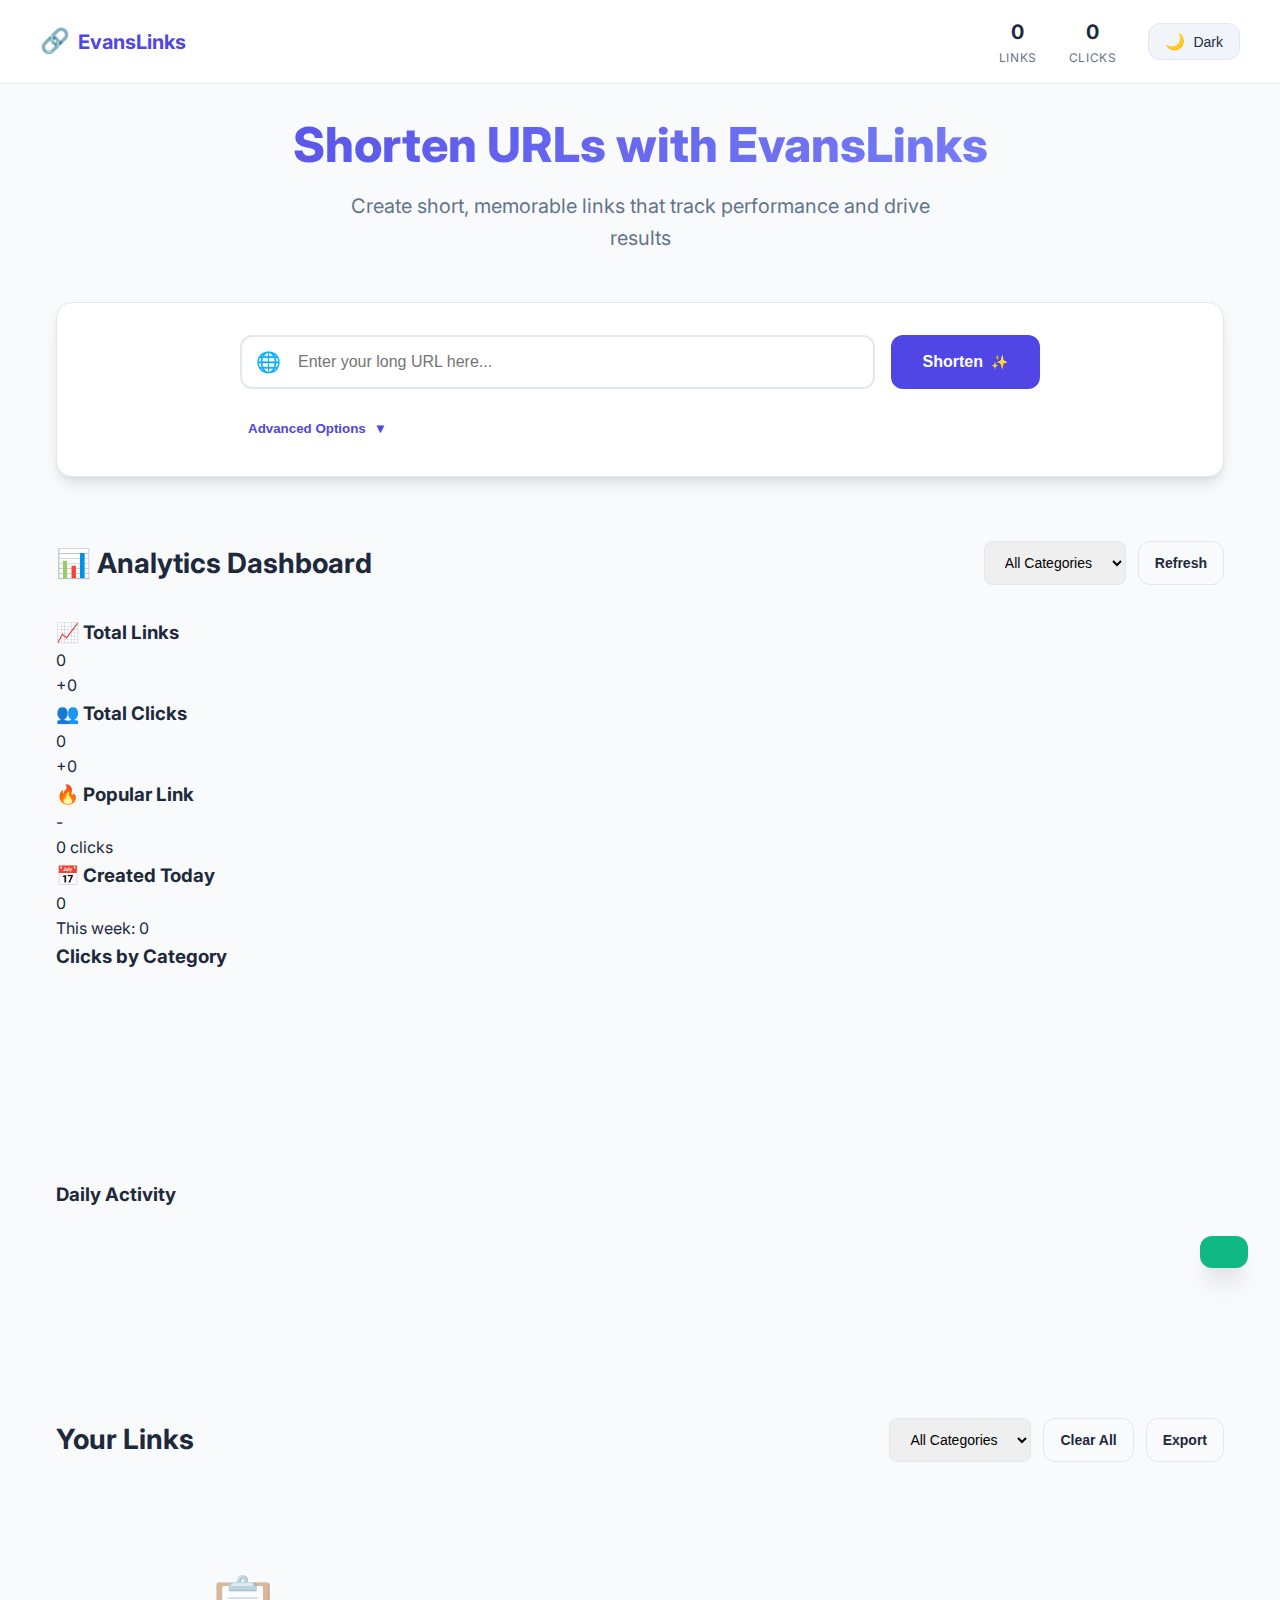
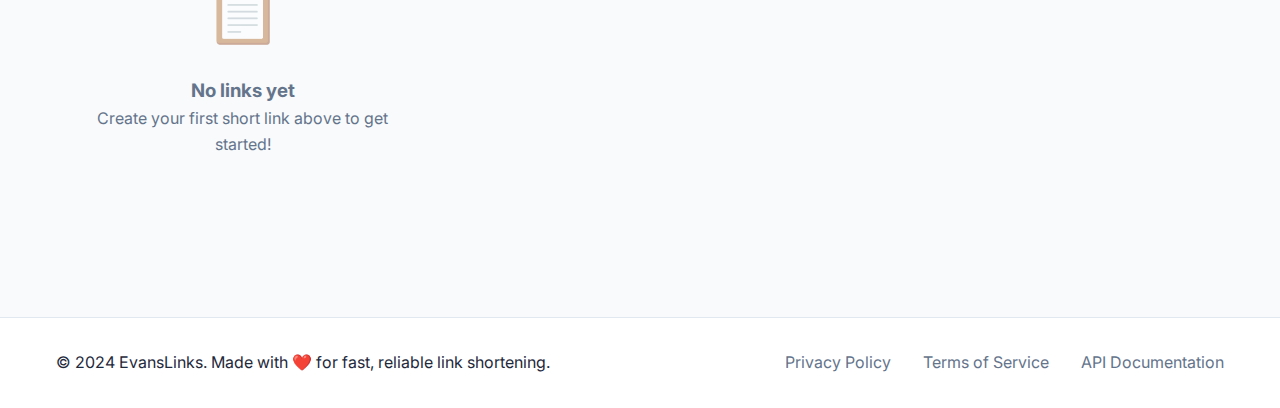
<file: index.html>
<!DOCTYPE html>
<html lang="en">
<head>
    <meta charset="UTF-8">
    <meta name="viewport" content="width=device-width, initial-scale=1.0">
    <title>EvansLinks - Free URL Shortener</title>
    <link rel="stylesheet" href="styles.css">
    <link href="https://fonts.googleapis.com/css2?family=Inter:wght@300;400;500;600;700&display=swap" rel="stylesheet">
    <link rel="icon" type="image/svg+xml" href="data:image/svg+xml,<svg xmlns='http://www.w3.org/2000/svg' viewBox='0 0 100 100'><text y='.9em' font-size='90'>🔗</text></svg>">
</head>
<body>
    <header class="header">
        <nav class="nav">
            <div class="nav-brand">
                <span class="brand-icon">🔗</span>
                <span class="brand-text">EvansLinks</span>
            </div>
            <div class="nav-actions">
                <div class="nav-stats">
                    <span class="stat-item">
                        <span class="stat-number" id="totalLinks">0</span>
                        <span class="stat-label">Links</span>
                    </span>
                    <span class="stat-item">
                        <span class="stat-number" id="totalClicks">0</span>
                        <span class="stat-label">Clicks</span>
                    </span>
                </div>
                <div class="theme-controls">
                    <button id="themeToggle" class="theme-toggle" aria-label="Toggle dark mode">
                        <span class="theme-icon">🌙</span>
                        <span class="theme-text">Dark</span>
                    </button>
                </div>
            </div>
        </nav>
    </header>

    <main class="main">
        <section class="hero">
            <div class="hero-content">
                <h1 class="hero-title">Shorten URLs with EvansLinks</h1>
                <p class="hero-subtitle">Create short, memorable links that track performance and drive results</p>
            </div>
        </section>

        <section class="shorten-section">
            <div class="container">
                <div class="shorten-card">
                    <form id="urlForm" class="shorten-form">
                        <div class="input-group">
                            <div class="input-wrapper">
                                <input 
                                    type="url" 
                                    id="urlInput" 
                                    class="url-input"
                                    placeholder="Enter your long URL here..."
                                    required
                                    autocomplete="url"
                                >
                                <div class="input-icon">🌐</div>
                            </div>
                            <button type="submit" id="shortenBtn" class="btn btn-primary">
                                <span class="btn-text">Shorten</span>
                                <span class="btn-icon">✨</span>
                            </button>
                        </div>
                        
                        <div class="advanced-options">
                            <button type="button" id="advancedToggle" class="advanced-toggle">
                                <span>Advanced Options</span>
                                <span class="toggle-icon">▼</span>
                            </button>
                            <div id="advancedPanel" class="advanced-panel hidden">
                        <div class="form-row">
                            <div class="form-group">
                                <label for="customDomain" class="form-label">Custom ID (optional)</label>
                                <input 
                                    type="text" 
                                    id="customDomain" 
                                    class="form-input"
                                    placeholder="my-custom-link"
                                    maxlength="20"
                                    pattern="[a-zA-Z0-9-_]+"
                                >
                                <small class="form-help">Letters, numbers, hyphens, and underscores only</small>
                            </div>
                            <div class="form-group">
                                <label for="linkPassword" class="form-label">Link Password (optional)</label>
                                <div class="password-input-wrapper">
                                    <input 
                                        type="password" 
                                        id="linkPassword" 
                                        class="form-input"
                                        placeholder="Protect link with password"
                                    >
                                    <button type="button" id="togglePassword" class="password-toggle">👁️</button>
                                </div>
                                <small class="form-help">Users will need password to access the link</small>
                            </div>
                        </div>
                        <div class="form-row">
                            <div class="form-group">
                                <label for="expiryDate" class="form-label">Expiry Date (optional)</label>
                                <input 
                                    type="datetime-local" 
                                    id="expiryDate" 
                                    class="form-input"
                                    min=""
                                >
                                <small class="form-help">Link will expire after this date</small>
                            </div>
                            <div class="form-group">
                                <label for="linkCategory" class="form-label">Category (optional)</label>
                                <select id="linkCategory" class="form-input">
                                    <option value="">No category</option>
                                    <option value="social">Social Media</option>
                                    <option value="marketing">Marketing</option>
                                    <option value="personal">Personal</option>
                                    <option value="business">Business</option>
                                    <option value="education">Education</option>
                                    <option value="entertainment">Entertainment</option>
                                    <option value="technology">Technology</option>
                                    <option value="other">Other</option>
                                </select>
                                <small class="form-help">Organize your links better</small>
                            </div>
                        </div>
                            </div>
                        </div>
                    </form>
                </div>

                <div id="resultSection" class="result-section hidden">
                    <div class="result-card">
                        <div class="result-header">
                            <div class="success-icon">✅</div>
                            <h3>Your Short Link is Ready!</h3>
                        </div>
                        
                        <div class="url-display">
                            <div class="short-url-box">
                                <input type="text" id="shortUrl" class="short-url-input" readonly>
                                <button id="copyBtn" class="btn btn-secondary">
                                    <span class="btn-icon">📋</span>
                                    <span class="btn-text">Copy</span>
                                </button>
                            </div>
                            <div class="test-options">
                                <a href="#" id="testLink" class="test-link">
                                    <span class="test-icon">🧪</span>
                                    Test this link
                                </a>
                                <button id="qrBtn" class="btn btn-outline">
                                    <span class="btn-icon">📱</span>
                                    <span class="btn-text">QR Code</span>
                                </button>
                            </div>
                        </div>
                        
                        <div class="result-details">
                            <div class="detail-item">
                                <span class="detail-label">Original URL:</span>
                                <span class="detail-value" id="originalUrl"></span>
                            </div>
                            <div class="detail-item">
                                <span class="detail-label">Created:</span>
                                <span class="detail-value" id="createdTime"></span>
                            </div>
                        </div>
                    </div>
                </div>
            </div>
        </section>

        <section id="analyticsSection" class="analytics-section">
            <div class="container">
                <div class="section-header">
                    <h2>📊 Analytics Dashboard</h2>
                    <div class="section-actions">
                        <select id="categoryFilter" class="form-input">
                            <option value="">All Categories</option>
                            <option value="social">Social Media</option>
                            <option value="marketing">Marketing</option>
                            <option value="personal">Personal</option>
                            <option value="business">Business</option>
                            <option value="education">Education</option>
                            <option value="entertainment">Entertainment</option>
                            <option value="technology">Technology</option>
                            <option value="other">Other</option>
                        </select>
                        <button id="refreshAnalytics" class="btn btn-outline btn-sm">Refresh</button>
                    </div>
                </div>
                
                <div class="analytics-cards">
                    <div class="analytics-card">
                        <h3>📈 Total Links</h3>
                        <div class="analytics-number" id="totalLinksAnalytics">0</div>
                        <div class="analytics-change positive" id="linksChange">+0</div>
                    </div>
                    
                    <div class="analytics-card">
                        <h3>👥 Total Clicks</h3>
                        <div class="analytics-number" id="totalClicksAnalytics">0</div>
                        <div class="analytics-change positive" id="clicksChange">+0</div>
                    </div>
                    
                    <div class="analytics-card">
                        <h3>🔥 Popular Link</h3>
                        <div class="analytics-top-link" id="popularLink">-</div>
                        <div class="analytics-subtitle" id="popularClicks">0 clicks</div>
                    </div>
                    
                    <div class="analytics-card">
                        <h3>📅 Created Today</h3>
                        <div class="analytics-number" id="todayLinks">0</div>
                        <div class="analytics-subtitle">This week: <span id="weekLinks">0</span></div>
                    </div>
                </div>
                
                <div class="analytics-charts">
                    <div class="chart-container">
                        <h3>Clicks by Category</h3>
                        <canvas id="categoryChart" width="400" height="200"></canvas>
                    </div>
                    <div class="chart-container">
                        <h3>Daily Activity</h3>
                        <canvas id="activityChart" width="400" height="200"></canvas>
                    </div>
                </div>
            </div>
        </section>

        <section class="links-section">
            <div class="container">
                <div class="section-header">
                    <h2>Your Links</h2>
                    <div class="section-actions">
                        <select id="categoryFilterLinks" class="form-input">
                            <option value="">All Categories</option>
                            <option value="social">Social Media</option>
                            <option value="marketing">Marketing</option>
                            <option value="personal">Personal</option>
                            <option value="business">Business</option>
                            <option value="education">Education</option>
                            <option value="entertainment">Entertainment</option>
                            <option value="technology">Technology</option>
                            <option value="other">Other</option>
                        </select>
                        <button id="clearAllBtn" class="btn btn-outline btn-sm">Clear All</button>
                        <button id="exportBtn" class="btn btn-outline btn-sm">Export</button>
                    </div>
                </div>
                
                <div class="links-grid">
                    <div id="linksList" class="links-list">
                        <div class="empty-state">
                            <div class="empty-icon">📋</div>
                            <h3>No links yet</h3>
                            <p>Create your first short link above to get started!</p>
                        </div>
                    </div>
                </div>
            </div>
        </section>
    </main>

    <footer class="footer">
        <div class="container">
            <div class="footer-content">
                <p>&copy; 2024 EvansLinks. Made with ❤️ for fast, reliable link shortening.</p>
                <div class="footer-links">
                    <a href="privacy.html" class="footer-link">Privacy Policy</a>
                    <a href="terms.html" class="footer-link">Terms of Service</a>
                    <a href="api.html" class="footer-link">API Documentation</a>
                </div>
            </div>
        </div>
    </footer>

    <div id="toast" class="toast"></div>
    <div id="qrModal" class="modal hidden">
        <div class="modal-content">
            <div class="modal-header">
                <h3>QR Code</h3>
                <button id="closeModal" class="modal-close">×</button>
            </div>
            <div class="modal-body">
                <div id="qrCodeContainer"></div>
                <button id="downloadQR" class="btn btn-primary">Download QR Code</button>
            </div>
        </div>
    </div>

    <script src="app.js"></script>
</body>
</html>
</file>
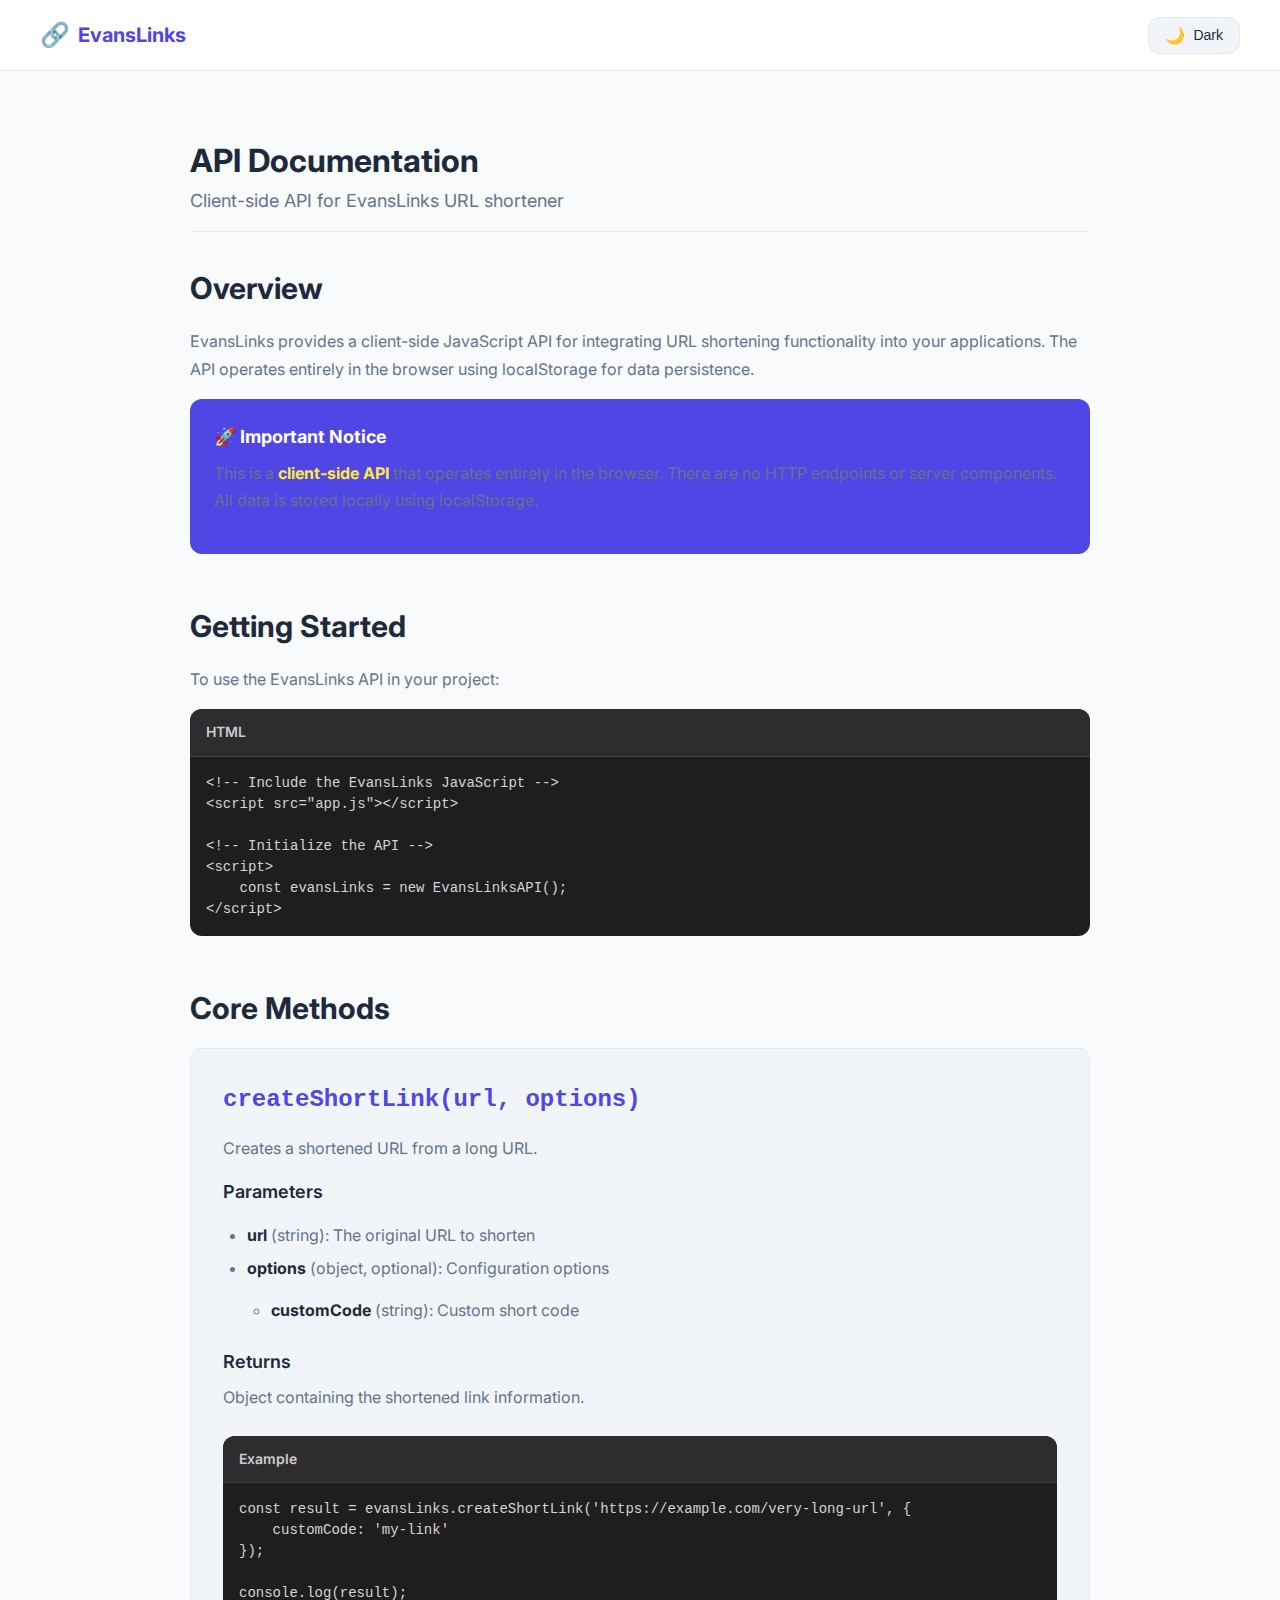
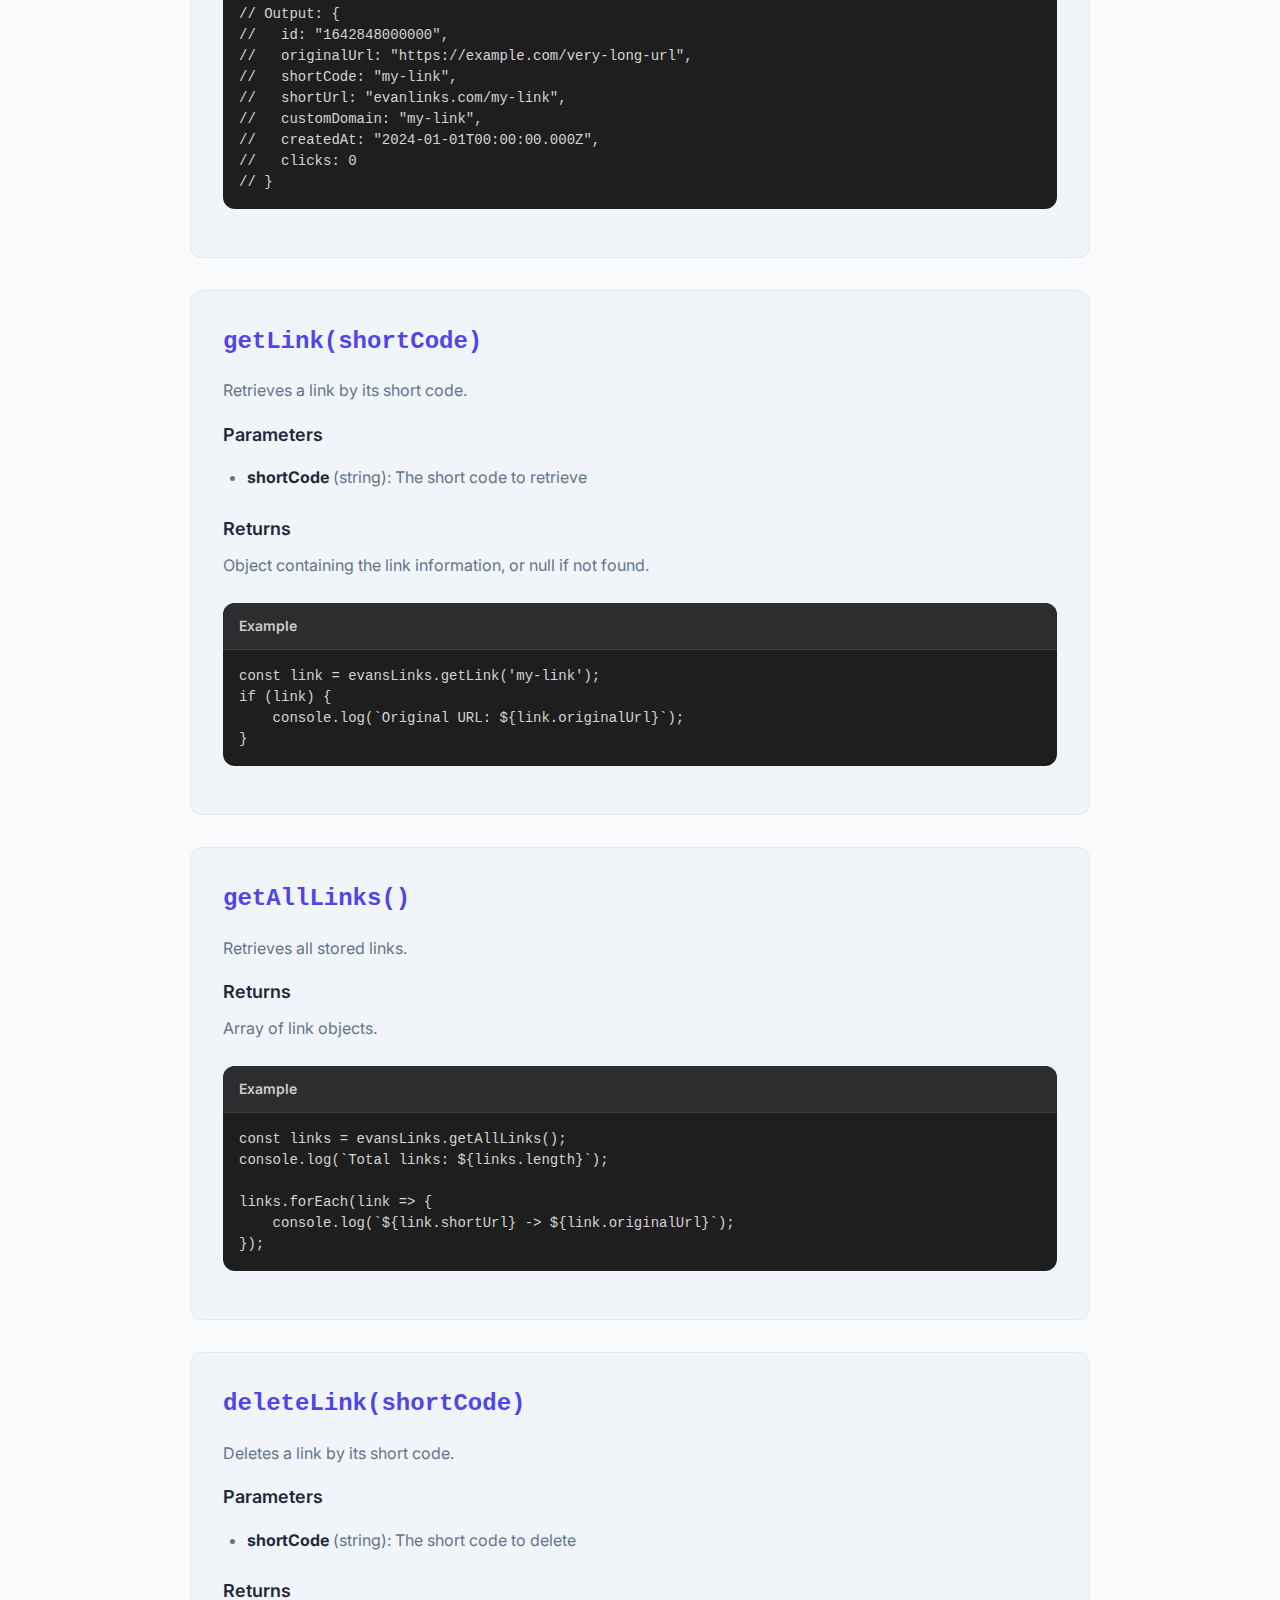
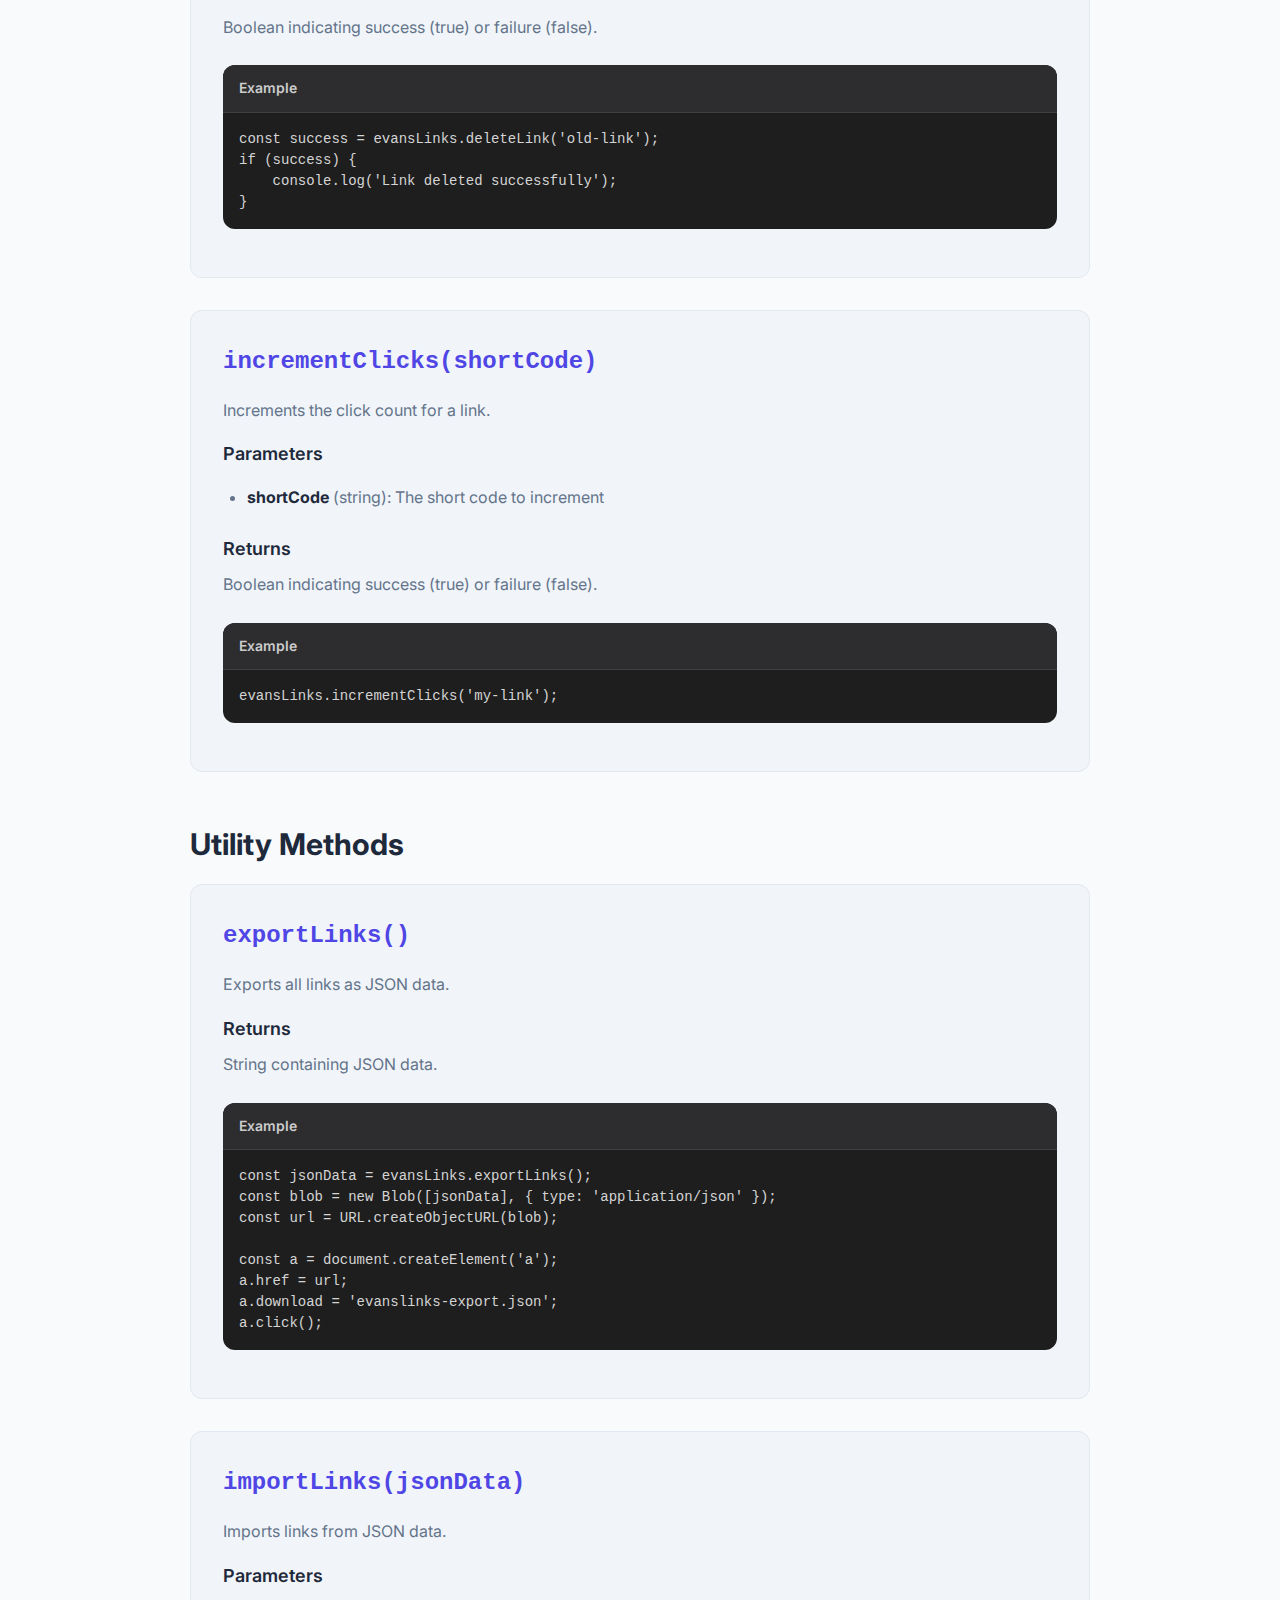
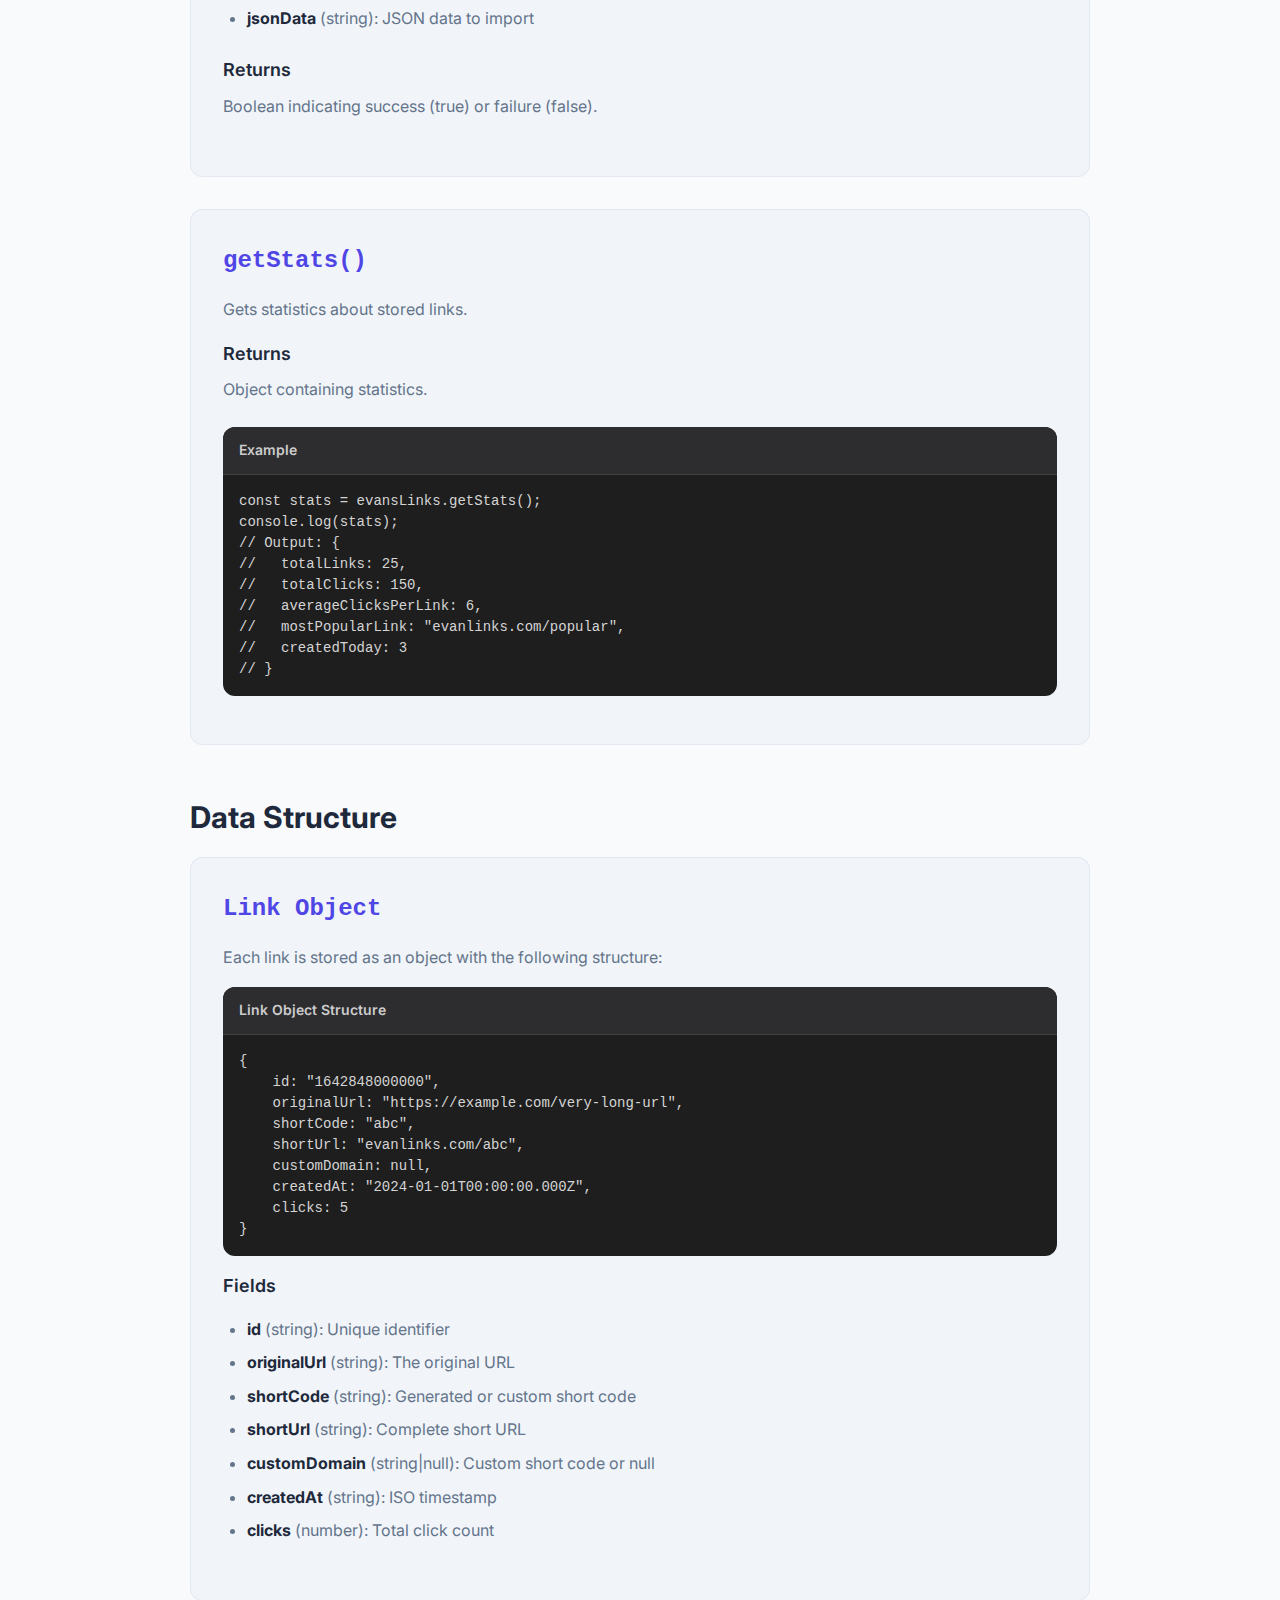
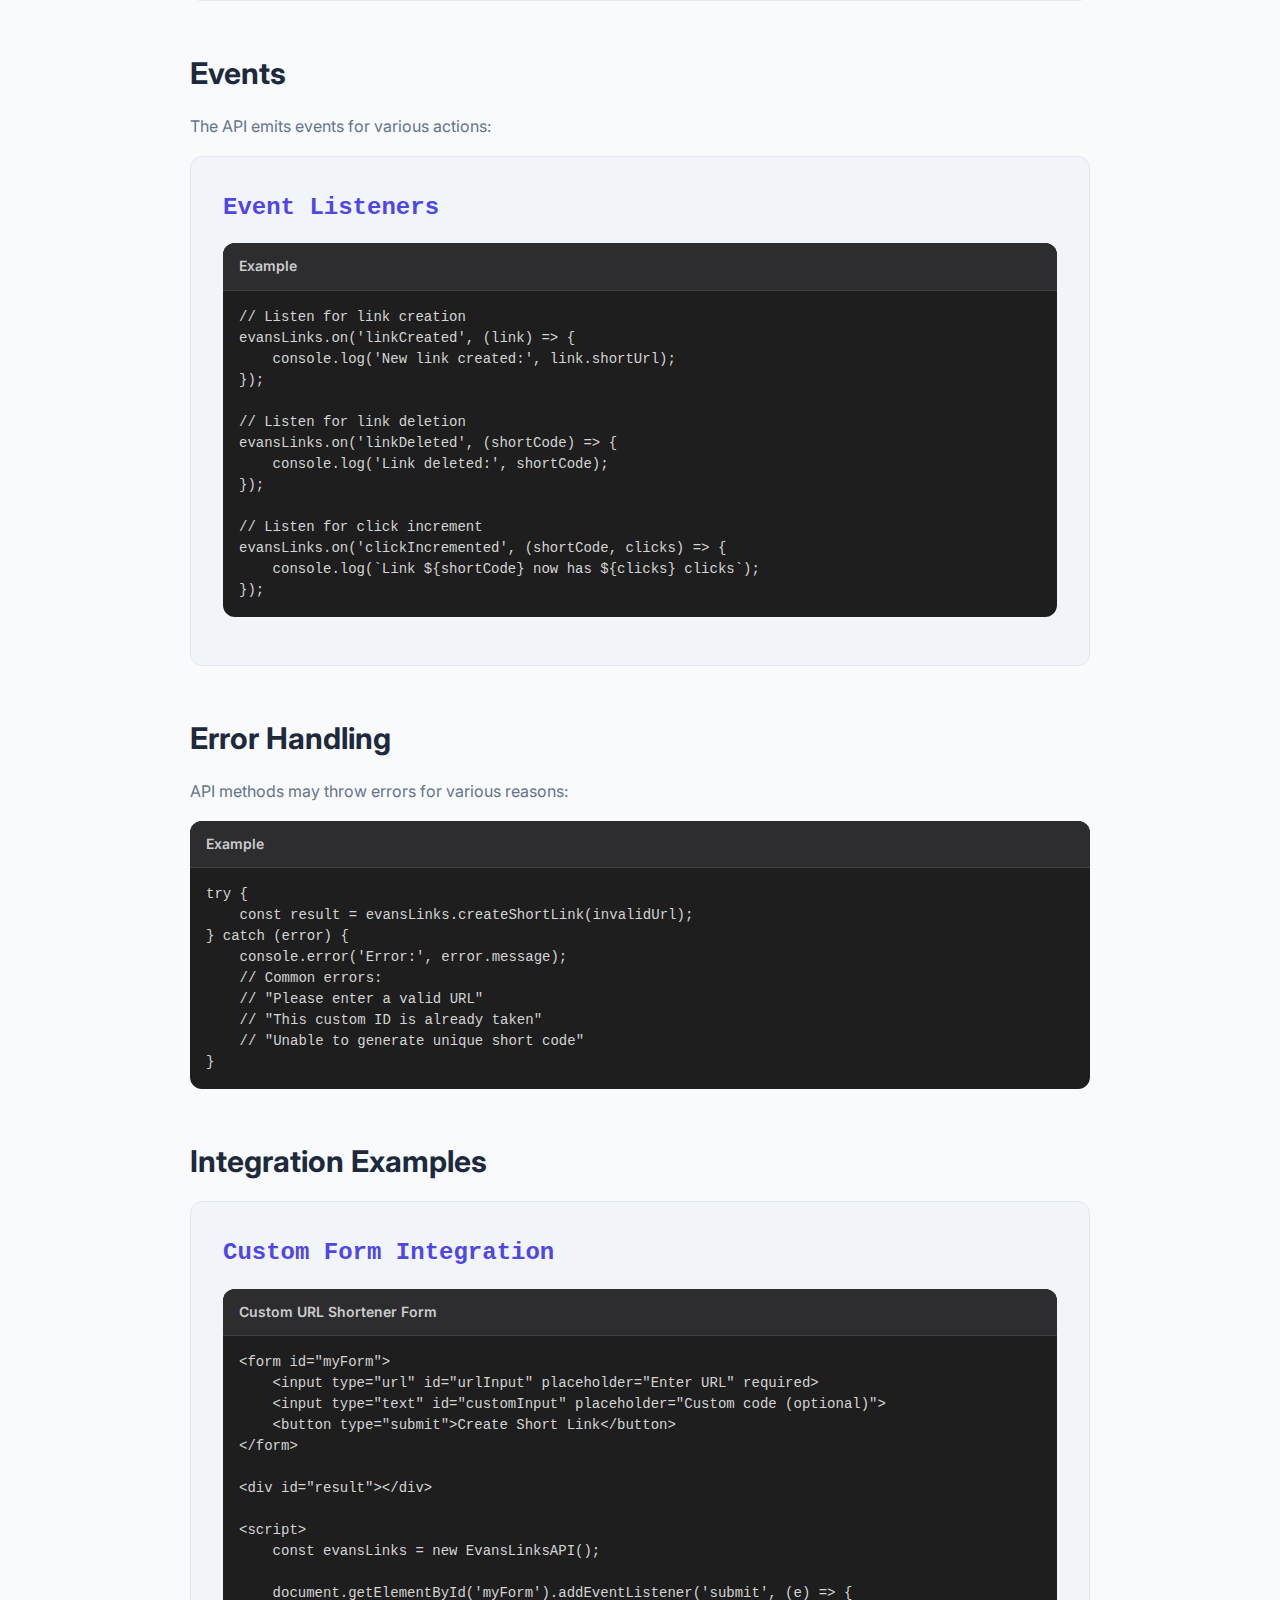
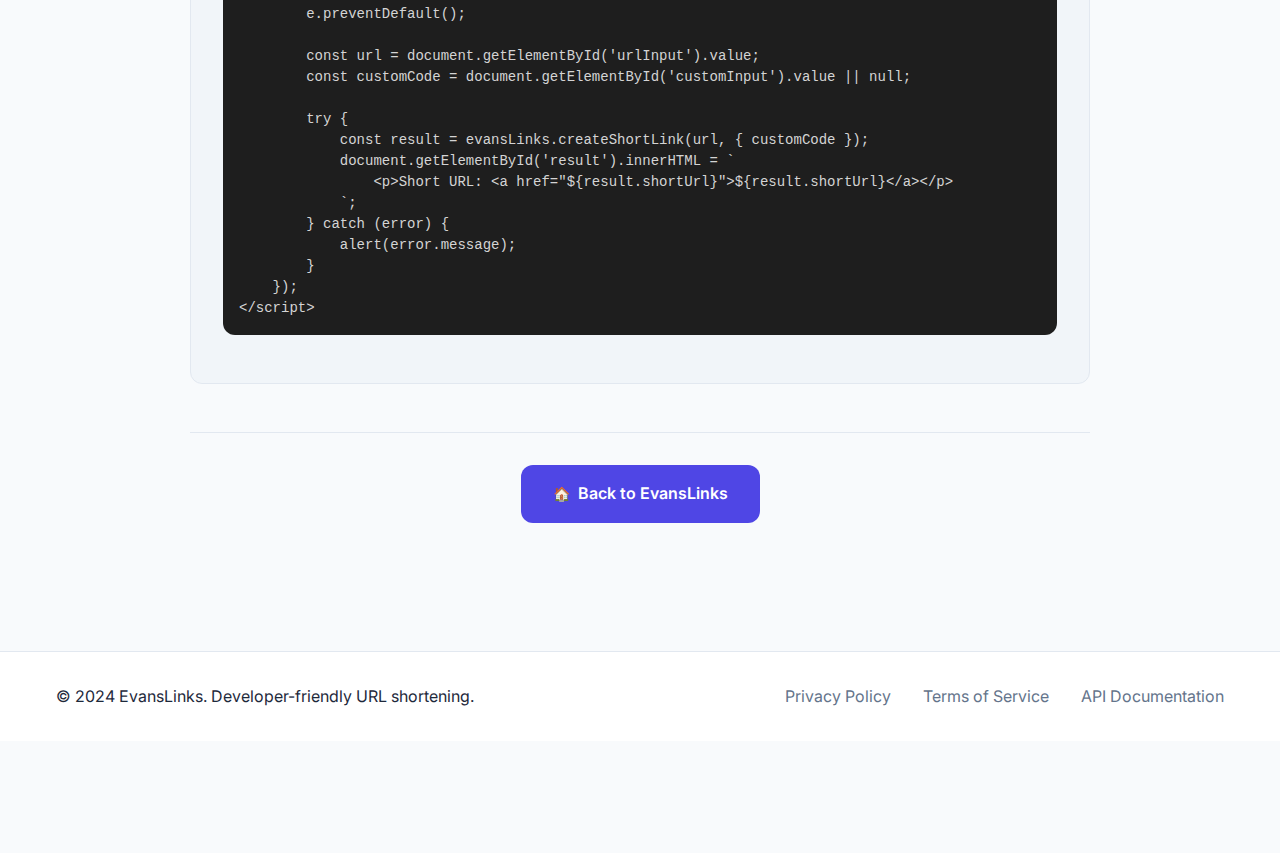
<file: api.html>
<!DOCTYPE html>
<html lang="en">
<head>
    <meta charset="UTF-8">
    <meta name="viewport" content="width=device-width, initial-scale=1.0">
    <title>API Documentation - EvansLinks</title>
    <link rel="stylesheet" href="styles.css">
    <link href="https://fonts.googleapis.com/css2?family=Inter:wght@300;400;500;600;700&display=swap" rel="stylesheet">
    <link rel="icon" type="image/svg+xml" href="data:image/svg+xml,<svg xmlns='http://www.w3.org/2000/svg' viewBox='0 0 100 100'><text y='.9em' font-size='90'>⚡</text></svg>">
</head>
<body>
    <header class="header">
        <nav class="nav">
            <div class="nav-brand">
                <span class="brand-icon">🔗</span>
                <span class="brand-text">EvansLinks</span>
            </div>
            <div class="theme-controls">
                <button id="themeToggle" class="theme-toggle" aria-label="Toggle dark mode">
                    <span class="theme-icon">🌙</span>
                    <span class="theme-text">Dark</span>
                </button>
            </div>
        </nav>
    </header>

    <main class="main">
        <div class="container">
            <div class="doc-content">
                <h1>API Documentation</h1>
                <p class="doc-subtitle">Client-side API for EvansLinks URL shortener</p>
                
                <div class="doc-section">
                    <h2>Overview</h2>
                    <p>EvansLinks provides a client-side JavaScript API for integrating URL shortening functionality into your applications. The API operates entirely in the browser using localStorage for data persistence.</p>
                    
                    <div class="api-notice">
                        <h3>🚀 Important Notice</h3>
                        <p>This is a <strong>client-side API</strong> that operates entirely in the browser. There are no HTTP endpoints or server components. All data is stored locally using localStorage.</p>
                    </div>
                </div>

                <div class="doc-section">
                    <h2>Getting Started</h2>
                    <p>To use the EvansLinks API in your project:</p>
                    
                    <div class="code-block">
                        <div class="code-header">HTML</div>
                        <pre><code>&lt;!-- Include the EvansLinks JavaScript --&gt;
&lt;script src="app.js"&gt;&lt;/script&gt;

&lt;!-- Initialize the API --&gt;
&lt;script&gt;
    const evansLinks = new EvansLinksAPI();
&lt;/script&gt;</code></pre>
                    </div>
                </div>

                <div class="doc-section">
                    <h2>Core Methods</h2>
                    
                    <div class="api-method">
                        <h3>createShortLink(url, options)</h3>
                        <p>Creates a shortened URL from a long URL.</p>
                        
                        <div class="method-params">
                            <h4>Parameters</h4>
                            <ul>
                                <li><strong>url</strong> (string): The original URL to shorten</li>
                                <li><strong>options</strong> (object, optional): Configuration options
                                    <ul>
                                        <li><strong>customCode</strong> (string): Custom short code</li>
                                    </ul>
                                </li>
                            </ul>
                        </div>
                        
                        <div class="method-returns">
                            <h4>Returns</h4>
                            <p>Object containing the shortened link information.</p>
                        </div>
                        
                        <div class="code-block">
                            <div class="code-header">Example</div>
                            <pre><code>const result = evansLinks.createShortLink('https://example.com/very-long-url', {
    customCode: 'my-link'
});

console.log(result);
// Output: {
//   id: "1642848000000",
//   originalUrl: "https://example.com/very-long-url",
//   shortCode: "my-link",
//   shortUrl: "evanlinks.com/my-link",
//   customDomain: "my-link",
//   createdAt: "2024-01-01T00:00:00.000Z",
//   clicks: 0
// }</code></pre>
                        </div>
                    </div>

                    <div class="api-method">
                        <h3>getLink(shortCode)</h3>
                        <p>Retrieves a link by its short code.</p>
                        
                        <div class="method-params">
                            <h4>Parameters</h4>
                            <ul>
                                <li><strong>shortCode</strong> (string): The short code to retrieve</li>
                            </ul>
                        </div>
                        
                        <div class="method-returns">
                            <h4>Returns</h4>
                            <p>Object containing the link information, or null if not found.</p>
                        </div>
                        
                        <div class="code-block">
                            <div class="code-header">Example</div>
                            <pre><code>const link = evansLinks.getLink('my-link');
if (link) {
    console.log(`Original URL: ${link.originalUrl}`);
}</code></pre>
                        </div>
                    </div>

                    <div class="api-method">
                        <h3>getAllLinks()</h3>
                        <p>Retrieves all stored links.</p>
                        
                        <div class="method-returns">
                            <h4>Returns</h4>
                            <p>Array of link objects.</p>
                        </div>
                        
                        <div class="code-block">
                            <div class="code-header">Example</div>
                            <pre><code>const links = evansLinks.getAllLinks();
console.log(`Total links: ${links.length}`);

links.forEach(link => {
    console.log(`${link.shortUrl} -> ${link.originalUrl}`);
});</code></pre>
                        </div>
                    </div>

                    <div class="api-method">
                        <h3>deleteLink(shortCode)</h3>
                        <p>Deletes a link by its short code.</p>
                        
                        <div class="method-params">
                            <h4>Parameters</h4>
                            <ul>
                                <li><strong>shortCode</strong> (string): The short code to delete</li>
                            </ul>
                        </div>
                        
                        <div class="method-returns">
                            <h4>Returns</h4>
                            <p>Boolean indicating success (true) or failure (false).</p>
                        </div>
                        
                        <div class="code-block">
                            <div class="code-header">Example</div>
                            <pre><code>const success = evansLinks.deleteLink('old-link');
if (success) {
    console.log('Link deleted successfully');
}</code></pre>
                        </div>
                    </div>

                    <div class="api-method">
                        <h3>incrementClicks(shortCode)</h3>
                        <p>Increments the click count for a link.</p>
                        
                        <div class="method-params">
                            <h4>Parameters</h4>
                            <ul>
                                <li><strong>shortCode</strong> (string): The short code to increment</li>
                            </ul>
                        </div>
                        
                        <div class="method-returns">
                            <h4>Returns</h4>
                            <p>Boolean indicating success (true) or failure (false).</p>
                        </div>
                        
                        <div class="code-block">
                            <div class="code-header">Example</div>
                            <pre><code>evansLinks.incrementClicks('my-link');</code></pre>
                        </div>
                    </div>
                </div>

                <div class="doc-section">
                    <h2>Utility Methods</h2>
                    
                    <div class="api-method">
                        <h3>exportLinks()</h3>
                        <p>Exports all links as JSON data.</p>
                        
                        <div class="method-returns">
                            <h4>Returns</h4>
                            <p>String containing JSON data.</p>
                        </div>
                        
                        <div class="code-block">
                            <div class="code-header">Example</div>
                            <pre><code>const jsonData = evansLinks.exportLinks();
const blob = new Blob([jsonData], { type: 'application/json' });
const url = URL.createObjectURL(blob);

const a = document.createElement('a');
a.href = url;
a.download = 'evanslinks-export.json';
a.click();</code></pre>
                        </div>
                    </div>

                    <div class="api-method">
                        <h3>importLinks(jsonData)</h3>
                        <p>Imports links from JSON data.</p>
                        
                        <div class="method-params">
                            <h4>Parameters</h4>
                            <ul>
                                <li><strong>jsonData</strong> (string): JSON data to import</li>
                            </ul>
                        </div>
                        
                        <div class="method-returns">
                            <h4>Returns</h4>
                            <p>Boolean indicating success (true) or failure (false).</p>
                        </div>
                    </div>

                    <div class="api-method">
                        <h3>getStats()</h3>
                        <p>Gets statistics about stored links.</p>
                        
                        <div class="method-returns">
                            <h4>Returns</h4>
                            <p>Object containing statistics.</p>
                        </div>
                        
                        <div class="code-block">
                            <div class="code-header">Example</div>
                            <pre><code>const stats = evansLinks.getStats();
console.log(stats);
// Output: {
//   totalLinks: 25,
//   totalClicks: 150,
//   averageClicksPerLink: 6,
//   mostPopularLink: "evanlinks.com/popular",
//   createdToday: 3
// }</code></pre>
                        </div>
                    </div>
                </div>

                <div class="doc-section">
                    <h2>Data Structure</h2>
                    
                    <div class="api-method">
                        <h3>Link Object</h3>
                        <p>Each link is stored as an object with the following structure:</p>
                        
                        <div class="code-block">
                            <div class="code-header">Link Object Structure</div>
                            <pre><code>{
    id: "1642848000000",
    originalUrl: "https://example.com/very-long-url",
    shortCode: "abc",
    shortUrl: "evanlinks.com/abc",
    customDomain: null,
    createdAt: "2024-01-01T00:00:00.000Z",
    clicks: 5
}</code></pre>
                        </div>
                        
                        <div class="method-params">
                            <h4>Fields</h4>
                            <ul>
                                <li><strong>id</strong> (string): Unique identifier</li>
                                <li><strong>originalUrl</strong> (string): The original URL</li>
                                <li><strong>shortCode</strong> (string): Generated or custom short code</li>
                                <li><strong>shortUrl</strong> (string): Complete short URL</li>
                                <li><strong>customDomain</strong> (string|null): Custom short code or null</li>
                                <li><strong>createdAt</strong> (string): ISO timestamp</li>
                                <li><strong>clicks</strong> (number): Total click count</li>
                            </ul>
                        </div>
                    </div>
                </div>

                <div class="doc-section">
                    <h2>Events</h2>
                    <p>The API emits events for various actions:</p>
                    
                    <div class="api-method">
                        <h3>Event Listeners</h3>
                        
                        <div class="code-block">
                            <div class="code-header">Example</div>
                            <pre><code>// Listen for link creation
evansLinks.on('linkCreated', (link) => {
    console.log('New link created:', link.shortUrl);
});

// Listen for link deletion
evansLinks.on('linkDeleted', (shortCode) => {
    console.log('Link deleted:', shortCode);
});

// Listen for click increment
evansLinks.on('clickIncremented', (shortCode, clicks) => {
    console.log(`Link ${shortCode} now has ${clicks} clicks`);
});</code></pre>
                        </div>
                    </div>
                </div>

                <div class="doc-section">
                    <h2>Error Handling</h2>
                    <p>API methods may throw errors for various reasons:</p>
                    
                    <div class="code-block">
                        <div class="code-header">Example</div>
                        <pre><code>try {
    const result = evansLinks.createShortLink(invalidUrl);
} catch (error) {
    console.error('Error:', error.message);
    // Common errors:
    // "Please enter a valid URL"
    // "This custom ID is already taken"
    // "Unable to generate unique short code"
}</code></pre>
                    </div>
                </div>

                <div class="doc-section">
                    <h2>Integration Examples</h2>
                    
                    <div class="api-method">
                        <h3>Custom Form Integration</h3>
                        
                        <div class="code-block">
                            <div class="code-header">Custom URL Shortener Form</div>
                            <pre><code>&lt;form id="myForm"&gt;
    &lt;input type="url" id="urlInput" placeholder="Enter URL" required&gt;
    &lt;input type="text" id="customInput" placeholder="Custom code (optional)"&gt;
    &lt;button type="submit"&gt;Create Short Link&lt;/button&gt;
&lt;/form&gt;

&lt;div id="result"&gt;&lt;/div&gt;

&lt;script&gt;
    const evansLinks = new EvansLinksAPI();
    
    document.getElementById('myForm').addEventListener('submit', (e) => {
        e.preventDefault();
        
        const url = document.getElementById('urlInput').value;
        const customCode = document.getElementById('customInput').value || null;
        
        try {
            const result = evansLinks.createShortLink(url, { customCode });
            document.getElementById('result').innerHTML = `
                &lt;p&gt;Short URL: &lt;a href="${result.shortUrl}"&gt;${result.shortUrl}&lt;/a&gt;&lt;/p&gt;
            `;
        } catch (error) {
            alert(error.message);
        }
    });
&lt;/script&gt;</code></pre>
                        </div>
                    </div>
                </div>

                <div class="doc-actions">
                    <a href="index.html" class="btn btn-primary">
                        <span class="btn-icon">🏠</span>
                        <span class="btn-text">Back to EvansLinks</span>
                    </a>
                </div>
            </div>
        </div>
    </main>

    <footer class="footer">
        <div class="container">
            <div class="footer-content">
                <p>&copy; 2024 EvansLinks. Developer-friendly URL shortening.</p>
                <div class="footer-links">
                    <a href="privacy.html" class="footer-link">Privacy Policy</a>
                    <a href="terms.html" class="footer-link">Terms of Service</a>
                    <a href="api.html" class="footer-link">API Documentation</a>
                </div>
            </div>
        </div>
    </footer>

    <script src="app.js"></script>
    <script>
        // Initialize theme for this page
        document.addEventListener('DOMContentLoaded', () => {
            const themeToggle = document.getElementById('themeToggle');
            themeToggle.addEventListener('click', () => {
                const currentTheme = document.documentElement.getAttribute('data-theme') || 'light';
                const newTheme = currentTheme === 'light' ? 'dark' : 'light';
                
                document.documentElement.setAttribute('data-theme', newTheme);
                document.body.classList.toggle('dark-theme', newTheme === 'dark');
                localStorage.setItem('evansLinks_theme', newTheme);
                
                const themeIcon = themeToggle.querySelector('.theme-icon');
                const themeText = themeToggle.querySelector('.theme-text');
                
                if (newTheme === 'dark') {
                    themeIcon.textContent = '☀️';
                    themeText.textContent = 'Light';
                } else {
                    themeIcon.textContent = '🌙';
                    themeText.textContent = 'Dark';
                }
            });
            
            // Load saved theme
            const savedTheme = localStorage.getItem('evansLinks_theme') || 'light';
            document.documentElement.setAttribute('data-theme', savedTheme);
            document.body.classList.toggle('dark-theme', savedTheme === 'dark');
            
            const themeIcon = themeToggle.querySelector('.theme-icon');
            const themeText = themeToggle.querySelector('.theme-text');
            
            if (savedTheme === 'dark') {
                themeIcon.textContent = '☀️';
                themeText.textContent = 'Light';
            } else {
                themeIcon.textContent = '🌙';
                themeText.textContent = 'Dark';
            }
        });
    </script>

    <style>
        .doc-content {
            max-width: 900px;
            margin: 0 auto;
            padding: 2rem 0;
        }

        .doc-subtitle {
            color: var(--text-secondary);
            font-size: 1.125rem;
            margin-bottom: 2rem;
            border-bottom: 1px solid var(--border);
            padding-bottom: 1rem;
        }

        .api-notice {
            background: var(--primary);
            color: white;
            padding: 1.5rem;
            border-radius: var(--radius-lg);
            margin-bottom: 2rem;
        }

        .api-notice h3 {
            margin-bottom: 0.5rem;
            font-size: 1.125rem;
        }

        .api-notice p {
            margin-bottom: 0;
            line-height: 1.6;
        }

        .api-notice strong {
            color: #ffeb3b;
        }

        .api-method {
            background: var(--bg-tertiary);
            padding: 2rem;
            border-radius: var(--radius-lg);
            margin-bottom: 2rem;
            border: 1px solid var(--border);
        }

        .api-method h3 {
            color: var(--primary);
            font-size: 1.5rem;
            font-weight: 600;
            margin-bottom: 1rem;
            font-family: 'Courier New', monospace;
        }

        .method-params, .method-returns {
            margin-bottom: 1.5rem;
        }

        .method-params h4, .method-returns h4 {
            color: var(--text-primary);
            font-size: 1.125rem;
            font-weight: 600;
            margin-bottom: 0.5rem;
        }

        .code-block {
            background: #1e1e1e;
            color: #d4d4d4;
            border-radius: var(--radius-lg);
            margin: 1rem 0;
            overflow: hidden;
        }

        [data-theme="dark"] .code-block {
            background: #0d1117;
        }

        .code-header {
            background: #2d2d30;
            color: #cccccc;
            padding: 0.75rem 1rem;
            font-size: 0.875rem;
            font-weight: 600;
            border-bottom: 1px solid #404040;
        }

        [data-theme="dark"] .code-header {
            background: #161b22;
            border-bottom-color: #30363d;
        }

        .code-block pre {
            margin: 0;
            padding: 1rem;
            overflow-x: auto;
            font-family: 'Courier New', monospace;
            font-size: 0.875rem;
            line-height: 1.5;
        }

        .doc-section {
            margin-bottom: 3rem;
        }

        .doc-section h2 {
            color: var(--text-primary);
            font-size: 1.875rem;
            font-weight: 700;
            margin-bottom: 1rem;
        }

        .doc-section p {
            color: var(--text-secondary);
            line-height: 1.7;
            margin-bottom: 1rem;
        }

        .doc-section ul {
            margin: 1rem 0;
            padding-left: 1.5rem;
        }

        .doc-section li {
            color: var(--text-secondary);
            margin-bottom: 0.5rem;
            line-height: 1.6;
        }

        .doc-section li strong {
            color: var(--text-primary);
        }

        .doc-actions {
            margin-top: 3rem;
            padding-top: 2rem;
            border-top: 1px solid var(--border);
            text-align: center;
        }

        @media (max-width: 768px) {
            .doc-content {
                padding: 1rem 0;
            }
            
            .api-method {
                padding: 1.5rem;
            }
            
            .api-method h3 {
                font-size: 1.25rem;
            }
            
            .code-block pre {
                font-size: 0.75rem;
            }
        }
    </style>
</body>
</html>
</file>
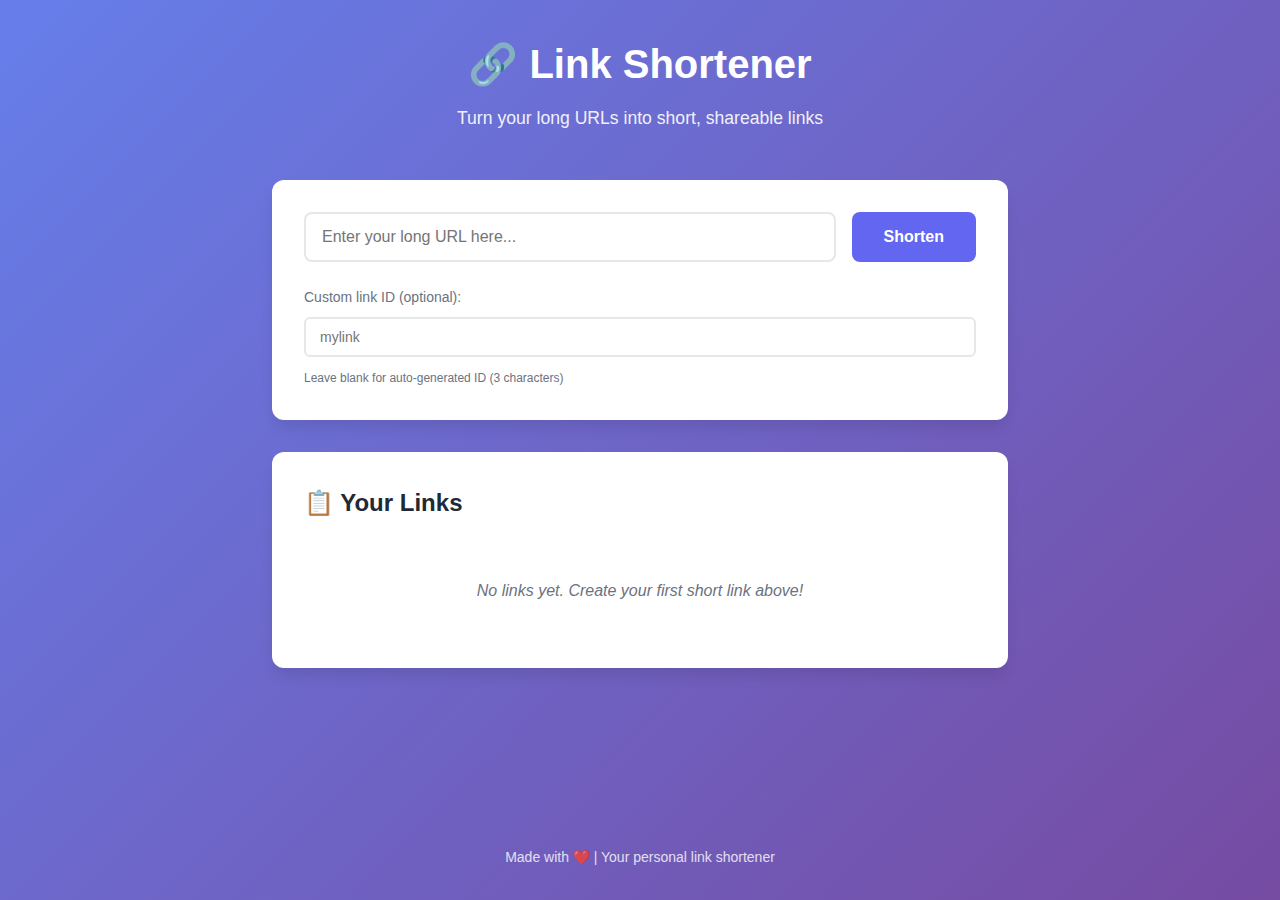
<file: app.html>
<!DOCTYPE html>
<html lang="en">
<head>
    <meta charset="UTF-8">
    <meta name="viewport" content="width=device-width, initial-scale=1.0">
    <title>Link Shortener</title>
    <link rel="stylesheet" href="style.css">
</head>
<body>
    <div class="container">
        <header>
            <h1>🔗 Link Shortener</h1>
            <p>Turn your long URLs into short, shareable links</p>
        </header>

        <main>
            <section class="url-form-section">
                <form id="urlForm">
                    <div class="input-group">
                        <input 
                            type="url" 
                            id="urlInput" 
                            placeholder="Enter your long URL here..." 
                            required
                            pattern="https?://.+"
                        >
                        <button type="submit" id="shortenBtn">Shorten</button>
                    </div>
                    <div class="custom-domain">
                        <label for="customDomain">Custom link ID (optional):</label>
                        <input 
                            type="text" 
                            id="customDomain" 
                            placeholder="mylink"
                            maxlength="20"
                        >
                        <small>Leave blank for auto-generated ID (3 characters)</small>
                    </div>
                </form>
            </section>

            <section id="resultSection" class="result-section hidden">
                <div class="result-card">
                    <h3>✨ Your short URL is ready!</h3>
                    <div class="url-display">
                        <input type="text" id="shortUrl" readonly>
                        <button id="copyBtn" class="copy-btn">📋 Copy</button>
                    </div>
                    <div class="url-stats">
                        <span>Original: <span id="originalUrl"></span></span>
                        <span>Created: <span id="createdTime"></span></span>
                    </div>
                    <div class="test-redirect">
                        <p>🧪 <strong>Test this link:</strong></p>
                        <a href="#" id="testLink" class="test-link">Click here to redirect in <span id="countdown">3</span> seconds</a>
                        <button id="testNowBtn" class="test-now-btn">Test Now</button>
                    </div>
                    <p class="usage-note">
                        <small>💡 Demo links show as evanlinks.com/xyz - Test goes to redirect page</small>
                    </p>
                </div>
            </section>

            <section id="linksSection" class="links-section">
                <h2>📋 Your Links</h2>
                <div id="linksList" class="links-list">
                    <p class="no-links">No links yet. Create your first short link above!</p>
                </div>
            </section>
        </main>

        <footer>
            <p>Made with ❤️ | Your personal link shortener</p>
        </footer>
    </div>

    <div id="toast" class="toast hidden"></div>
    
    <script src="script.js"></script>
    <script>
        // Check for redirect hash on page load
        document.addEventListener('DOMContentLoaded', () => {
            const hash = window.location.hash.substring(1);
            if (hash) {
                // Handle redirect logic here
                setTimeout(() => {
                    const links = JSON.parse(localStorage.getItem('shortenedLinks') || '[]');
                    const link = links.find(l => l.shortCode === hash);
                    
                    if (link && link.originalUrl) {
                        link.clicks = (link.clicks || 0) + 1;
                        localStorage.setItem('shortenedLinks', JSON.stringify(links));
                        
                        document.title = 'Redirecting...';
                        document.body.innerHTML = `
                            <div class="redirect-container">
                                <div class="spinner"></div>
                                <h2>Redirecting...</h2>
                                <p>You will be redirected to your destination shortly.</p>
                                <small>Going to: ${link.originalUrl}</small>
                            </div>
                        `;
                        
                        setTimeout(() => {
                            window.location.href = link.originalUrl;
                        }, 5000);
                    } else {
                        document.body.innerHTML = `
                            <div class="redirect-container">
                                <h2>Link Not Found</h2>
                                <p>The short link you requested could not be found.</p>
                                <a href="app.html" class="home-link">Return to Link Shortener</a>
                            </div>
                        `;
                    }
                }, 100);
            }
        });
    </script>
</body>
</html>
</file>
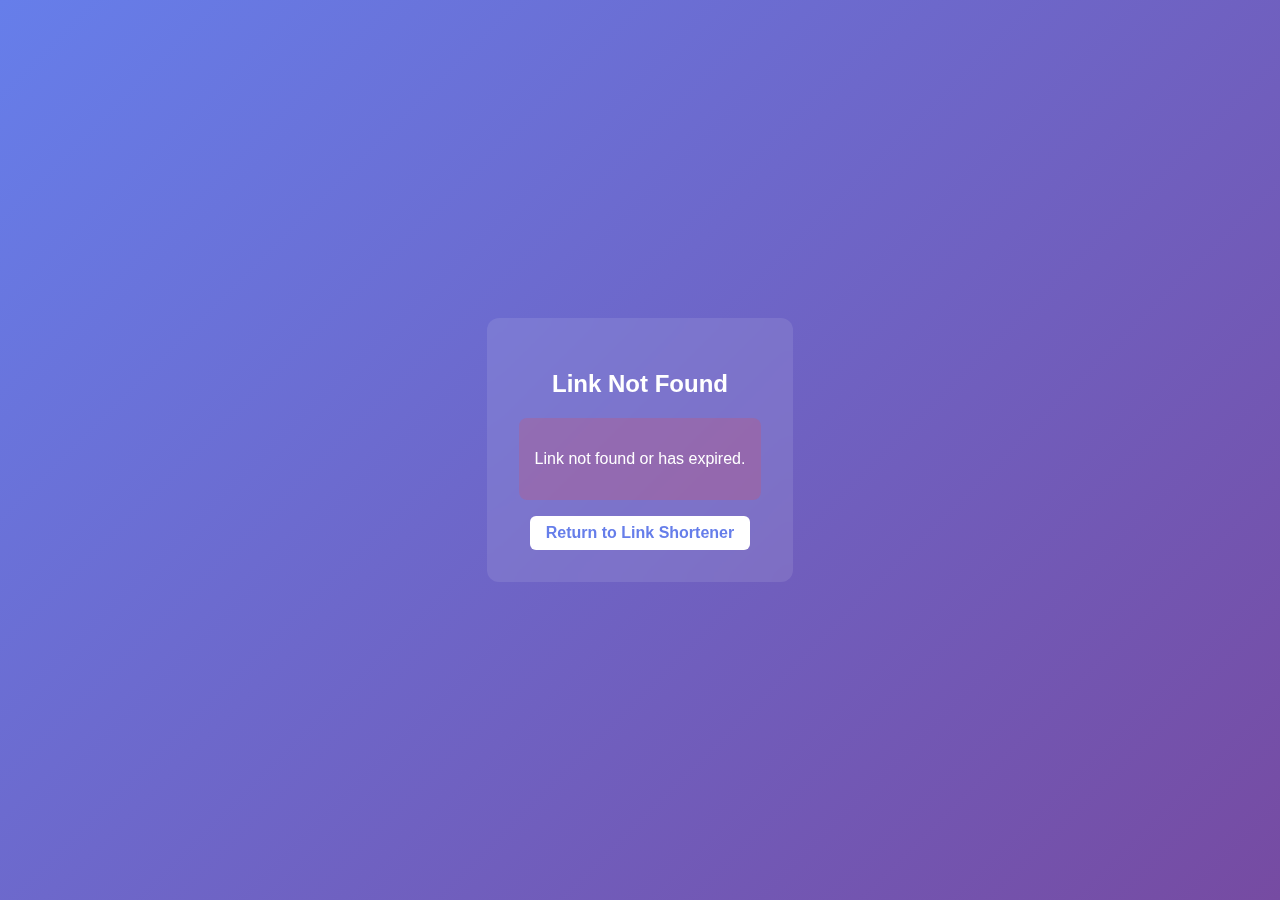
<file: handler.html>
<!DOCTYPE html>
<html lang="en">
<head>
    <meta charset="UTF-8">
    <meta name="viewport" content="width=device-width, initial-scale=1.0">
    <title>Redirect Handler</title>
    <style>
        body {
            font-family: -apple-system, BlinkMacSystemFont, 'Segoe UI', Roboto, sans-serif;
            display: flex;
            justify-content: center;
            align-items: center;
            min-height: 100vh;
            margin: 0;
            background: linear-gradient(135deg, #667eea 0%, #764ba2 100%);
            color: white;
        }
        .redirect-container {
            text-align: center;
            padding: 2rem;
            background: rgba(255, 255, 255, 0.1);
            border-radius: 12px;
            backdrop-filter: blur(10px);
        }
        .spinner {
            border: 4px solid rgba(255, 255, 255, 0.3);
            border-radius: 50%;
            border-top: 4px solid white;
            width: 40px;
            height: 40px;
            animation: spin 1s linear infinite;
            margin: 0 auto 1rem;
        }
        @keyframes spin {
            0% { transform: rotate(0deg); }
            100% { transform: rotate(360deg); }
        }
        .error-container {
            background: rgba(239, 68, 68, 0.2);
            padding: 1rem;
            border-radius: 8px;
            margin-top: 1rem;
        }
        .home-link {
            display: inline-block;
            margin-top: 1rem;
            padding: 0.5rem 1rem;
            background: white;
            color: #667eea;
            text-decoration: none;
            border-radius: 6px;
            font-weight: 600;
        }
    </style>
</head>
<body>
    <div class="redirect-container">
        <div class="spinner"></div>
        <h2 id="status">Processing link...</h2>
        <p id="message">Please wait while we redirect you.</p>
        <div id="error" class="error-container" style="display: none;">
            <p>Link not found or has expired.</p>
        </div>
        <a href="index.html" class="home-link" id="homeLink" style="display: none;">Return to Link Shortener</a>
    </div>

    <script>
        function getShortCode() {
            const url = window.location.href;
            const shortCode = extractShortCodeFromUrl(url);
            return shortCode;
        }

        function extractShortCodeFromUrl(url) {
            try {
                if (url.includes('evanlinks.com/')) {
                    const parts = url.split('evanlinks.com/');
                    if (parts.length > 1) {
                        return parts[1].split('/')[0].split('?')[0].split('#')[0];
                    }
                }
                
                const urlObj = new URL(url);
                const pathname = urlObj.pathname;
                const pathParts = pathname.split('/').filter(part => part);
                
                if (pathParts.length > 0) {
                    const lastPart = pathParts[pathParts.length - 1];
                    if (lastPart !== 'index.html' && lastPart !== 'redirect' && lastPart !== 'handler') {
                        return lastPart;
                    }
                }
            } catch (error) {
                console.error('Error extracting short code:', error);
            }
            
            return null;
        }

        function redirectToOriginal(shortCode) {
            try {
                const links = JSON.parse(localStorage.getItem('shortenedLinks') || '[]');
                const link = links.find(l => l.shortCode === shortCode);
                
                if (link && link.originalUrl) {
                    link.clicks = (link.clicks || 0) + 1;
                    localStorage.setItem('shortenedLinks', JSON.stringify(links));
                    
                    document.getElementById('status').textContent = 'Redirecting...';
                    document.getElementById('message').innerHTML = `Going to: <strong>${link.originalUrl}</strong>`;
                    
                    setTimeout(() => {
                        window.location.href = link.originalUrl;
                    }, 1500);
                } else {
                    throw new Error('Link not found');
                }
            } catch (error) {
                document.getElementById('status').textContent = 'Link Not Found';
                document.getElementById('message').style.display = 'none';
                document.getElementById('error').style.display = 'block';
                document.getElementById('homeLink').style.display = 'inline-block';
                document.querySelector('.spinner').style.display = 'none';
            }
        }

        document.addEventListener('DOMContentLoaded', () => {
            const shortCode = getShortCode();
            
            if (shortCode) {
                setTimeout(() => {
                    redirectToOriginal(shortCode);
                }, 500);
            } else {
                document.getElementById('status').textContent = 'Invalid Link';
                document.getElementById('message').textContent = 'No valid short code found in this URL.';
                document.getElementById('homeLink').style.display = 'inline-block';
                document.querySelector('.spinner').style.display = 'none';
            }
        });
    </script>
</body>
</html>
</file>
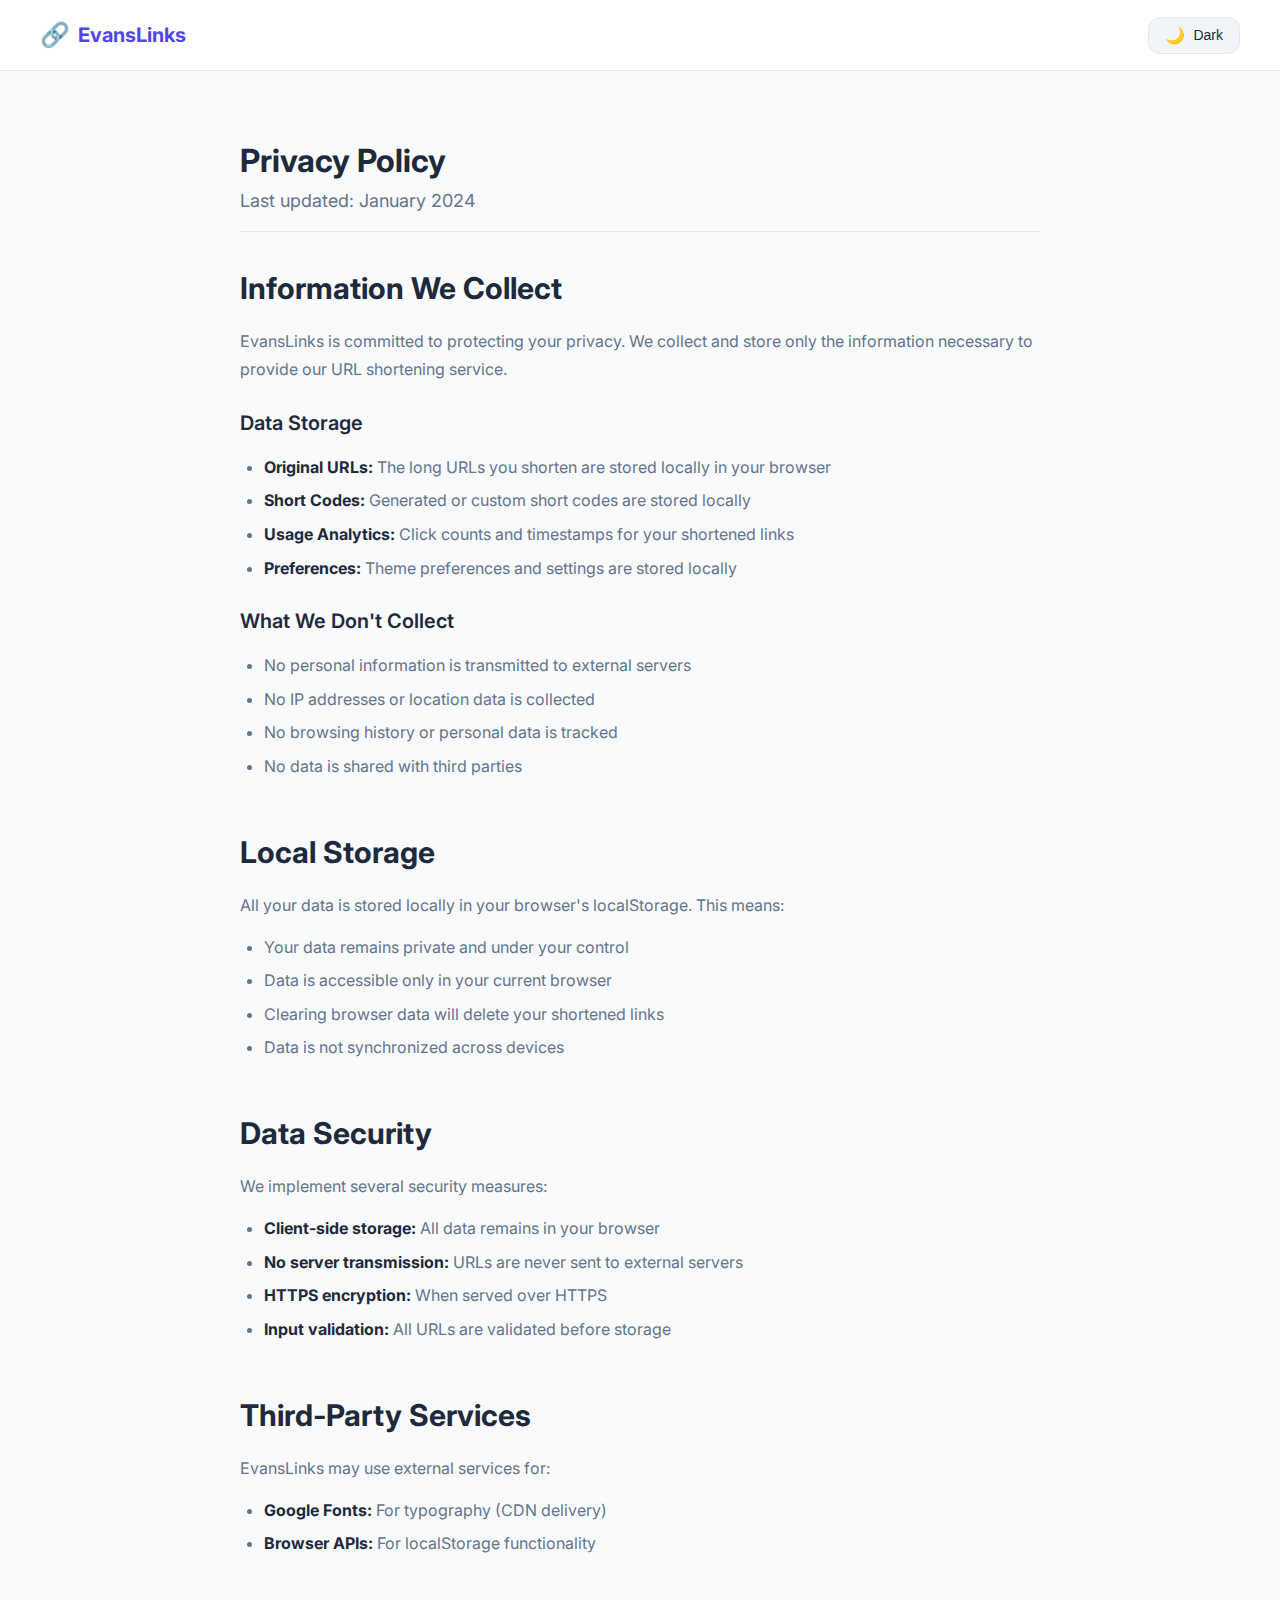
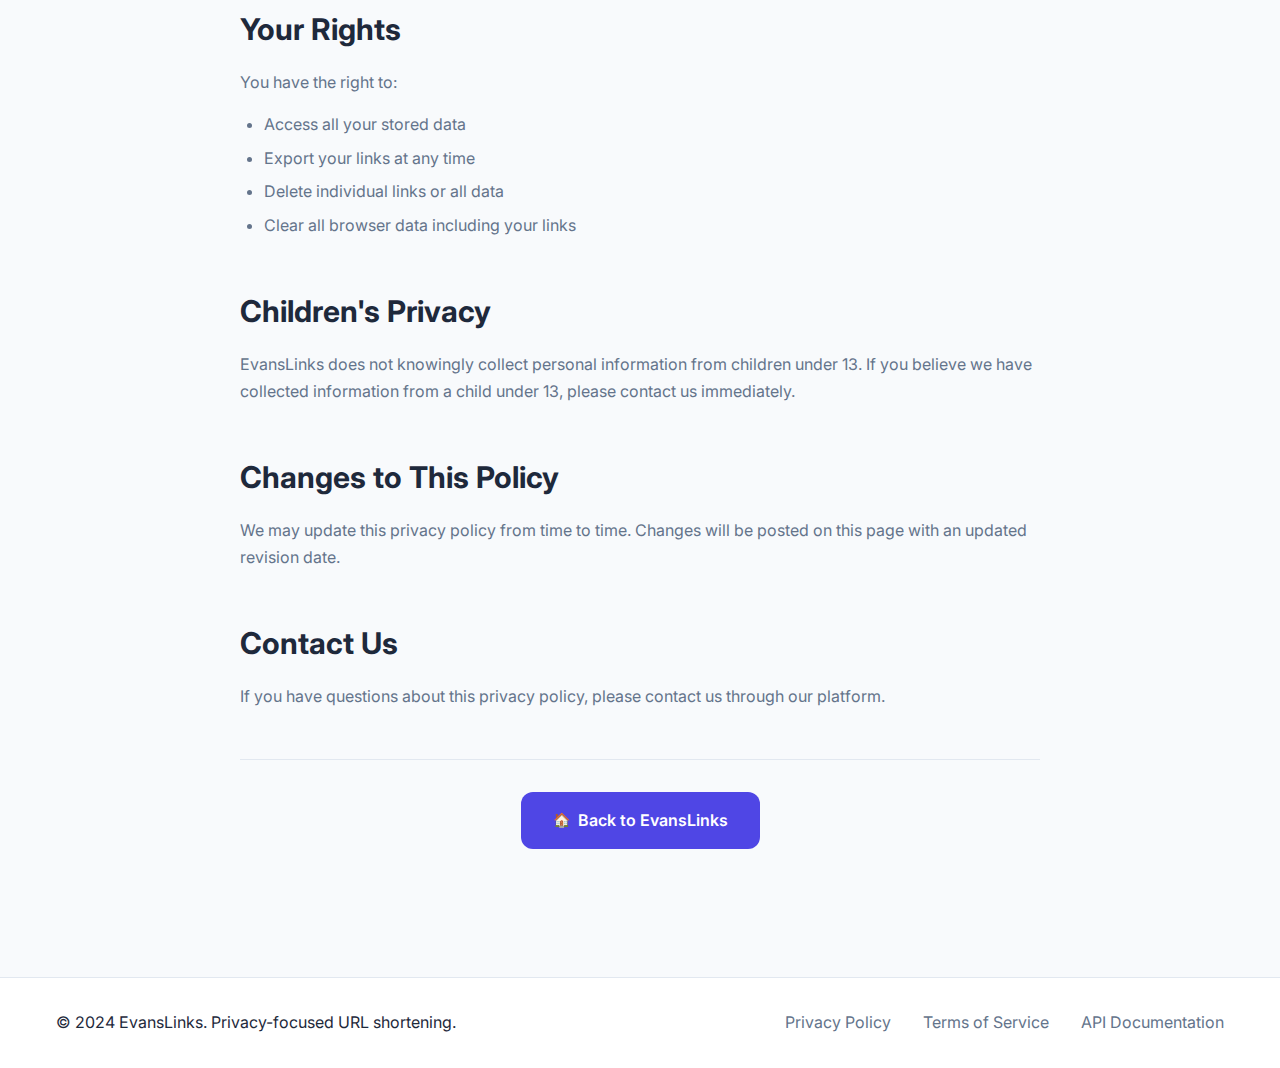
<file: privacy.html>
<!DOCTYPE html>
<html lang="en">
<head>
    <meta charset="UTF-8">
    <meta name="viewport" content="width=device-width, initial-scale=1.0">
    <title>Privacy Policy - EvansLinks</title>
    <link rel="stylesheet" href="styles.css">
    <link href="https://fonts.googleapis.com/css2?family=Inter:wght@300;400;500;600;700&display=swap" rel="stylesheet">
    <link rel="icon" type="image/svg+xml" href="data:image/svg+xml,<svg xmlns='http://www.w3.org/2000/svg' viewBox='0 0 100 100'><text y='.9em' font-size='90'>🔒</text></svg>">
</head>
<body>
    <header class="header">
        <nav class="nav">
            <div class="nav-brand">
                <span class="brand-icon">🔗</span>
                <span class="brand-text">EvansLinks</span>
            </div>
            <div class="theme-controls">
                <button id="themeToggle" class="theme-toggle" aria-label="Toggle dark mode">
                    <span class="theme-icon">🌙</span>
                    <span class="theme-text">Dark</span>
                </button>
            </div>
        </nav>
    </header>

    <main class="main">
        <div class="container">
            <div class="doc-content">
                <h1>Privacy Policy</h1>
                <p class="doc-subtitle">Last updated: January 2024</p>
                
                <div class="doc-section">
                    <h2>Information We Collect</h2>
                    <p>EvansLinks is committed to protecting your privacy. We collect and store only the information necessary to provide our URL shortening service.</p>
                    
                    <h3>Data Storage</h3>
                    <ul>
                        <li><strong>Original URLs:</strong> The long URLs you shorten are stored locally in your browser</li>
                        <li><strong>Short Codes:</strong> Generated or custom short codes are stored locally</li>
                        <li><strong>Usage Analytics:</strong> Click counts and timestamps for your shortened links</li>
                        <li><strong>Preferences:</strong> Theme preferences and settings are stored locally</li>
                    </ul>
                    
                    <h3>What We Don't Collect</h3>
                    <ul>
                        <li>No personal information is transmitted to external servers</li>
                        <li>No IP addresses or location data is collected</li>
                        <li>No browsing history or personal data is tracked</li>
                        <li>No data is shared with third parties</li>
                    </ul>
                </div>

                <div class="doc-section">
                    <h2>Local Storage</h2>
                    <p>All your data is stored locally in your browser's localStorage. This means:</p>
                    <ul>
                        <li>Your data remains private and under your control</li>
                        <li>Data is accessible only in your current browser</li>
                        <li>Clearing browser data will delete your shortened links</li>
                        <li>Data is not synchronized across devices</li>
                    </ul>
                </div>

                <div class="doc-section">
                    <h2>Data Security</h2>
                    <p>We implement several security measures:</p>
                    <ul>
                        <li><strong>Client-side storage:</strong> All data remains in your browser</li>
                        <li><strong>No server transmission:</strong> URLs are never sent to external servers</li>
                        <li><strong>HTTPS encryption:</strong> When served over HTTPS</li>
                        <li><strong>Input validation:</strong> All URLs are validated before storage</li>
                    </ul>
                </div>

                <div class="doc-section">
                    <h2>Third-Party Services</h2>
                    <p>EvansLinks may use external services for:</p>
                    <ul>
                        <li><strong>Google Fonts:</strong> For typography (CDN delivery)</li>
                        <li><strong>Browser APIs:</strong> For localStorage functionality</li>
                    </ul>
                </div>

                <div class="doc-section">
                    <h2>Your Rights</h2>
                    <p>You have the right to:</p>
                    <ul>
                        <li>Access all your stored data</li>
                        <li>Export your links at any time</li>
                        <li>Delete individual links or all data</li>
                        <li>Clear all browser data including your links</li>
                    </ul>
                </div>

                <div class="doc-section">
                    <h2>Children's Privacy</h2>
                    <p>EvansLinks does not knowingly collect personal information from children under 13. If you believe we have collected information from a child under 13, please contact us immediately.</p>
                </div>

                <div class="doc-section">
                    <h2>Changes to This Policy</h2>
                    <p>We may update this privacy policy from time to time. Changes will be posted on this page with an updated revision date.</p>
                </div>

                <div class="doc-section">
                    <h2>Contact Us</h2>
                    <p>If you have questions about this privacy policy, please contact us through our platform.</p>
                </div>

                <div class="doc-actions">
                    <a href="index.html" class="btn btn-primary">
                        <span class="btn-icon">🏠</span>
                        <span class="btn-text">Back to EvansLinks</span>
                    </a>
                </div>
            </div>
        </div>
    </main>

    <footer class="footer">
        <div class="container">
            <div class="footer-content">
                <p>&copy; 2024 EvansLinks. Privacy-focused URL shortening.</p>
                <div class="footer-links">
                    <a href="privacy.html" class="footer-link">Privacy Policy</a>
                    <a href="terms.html" class="footer-link">Terms of Service</a>
                    <a href="api.html" class="footer-link">API Documentation</a>
                </div>
            </div>
        </div>
    </footer>

    <script src="app.js"></script>
    <script>
        // Initialize theme for this page
        document.addEventListener('DOMContentLoaded', () => {
            const themeToggle = document.getElementById('themeToggle');
            themeToggle.addEventListener('click', () => {
                const currentTheme = document.documentElement.getAttribute('data-theme') || 'light';
                const newTheme = currentTheme === 'light' ? 'dark' : 'light';
                
                document.documentElement.setAttribute('data-theme', newTheme);
                document.body.classList.toggle('dark-theme', newTheme === 'dark');
                localStorage.setItem('evansLinks_theme', newTheme);
                
                const themeIcon = themeToggle.querySelector('.theme-icon');
                const themeText = themeToggle.querySelector('.theme-text');
                
                if (newTheme === 'dark') {
                    themeIcon.textContent = '☀️';
                    themeText.textContent = 'Light';
                } else {
                    themeIcon.textContent = '🌙';
                    themeText.textContent = 'Dark';
                }
            });
            
            // Load saved theme
            const savedTheme = localStorage.getItem('evansLinks_theme') || 'light';
            document.documentElement.setAttribute('data-theme', savedTheme);
            document.body.classList.toggle('dark-theme', savedTheme === 'dark');
            
            const themeIcon = themeToggle.querySelector('.theme-icon');
            const themeText = themeToggle.querySelector('.theme-text');
            
            if (savedTheme === 'dark') {
                themeIcon.textContent = '☀️';
                themeText.textContent = 'Light';
            } else {
                themeIcon.textContent = '🌙';
                themeText.textContent = 'Dark';
            }
        });
    </script>

    <style>
        .doc-content {
            max-width: 800px;
            margin: 0 auto;
            padding: 2rem 0;
        }

        .doc-subtitle {
            color: var(--text-secondary);
            font-size: 1.125rem;
            margin-bottom: 2rem;
            border-bottom: 1px solid var(--border);
            padding-bottom: 1rem;
        }

        .doc-section {
            margin-bottom: 3rem;
        }

        .doc-section h2 {
            color: var(--text-primary);
            font-size: 1.875rem;
            font-weight: 700;
            margin-bottom: 1rem;
        }

        .doc-section h3 {
            color: var(--text-primary);
            font-size: 1.25rem;
            font-weight: 600;
            margin: 1.5rem 0 1rem;
        }

        .doc-section p {
            color: var(--text-secondary);
            line-height: 1.7;
            margin-bottom: 1rem;
        }

        .doc-section ul {
            margin: 1rem 0;
            padding-left: 1.5rem;
        }

        .doc-section li {
            color: var(--text-secondary);
            margin-bottom: 0.5rem;
            line-height: 1.6;
        }

        .doc-section li strong {
            color: var(--text-primary);
        }

        .doc-actions {
            margin-top: 3rem;
            padding-top: 2rem;
            border-top: 1px solid var(--border);
            text-align: center;
        }

        @media (max-width: 768px) {
            .doc-content {
                padding: 1rem 0;
            }
            
            .doc-section h2 {
                font-size: 1.5rem;
            }
            
            .doc-section h3 {
                font-size: 1.125rem;
            }
        }
    </style>
</body>
</html>
</file>
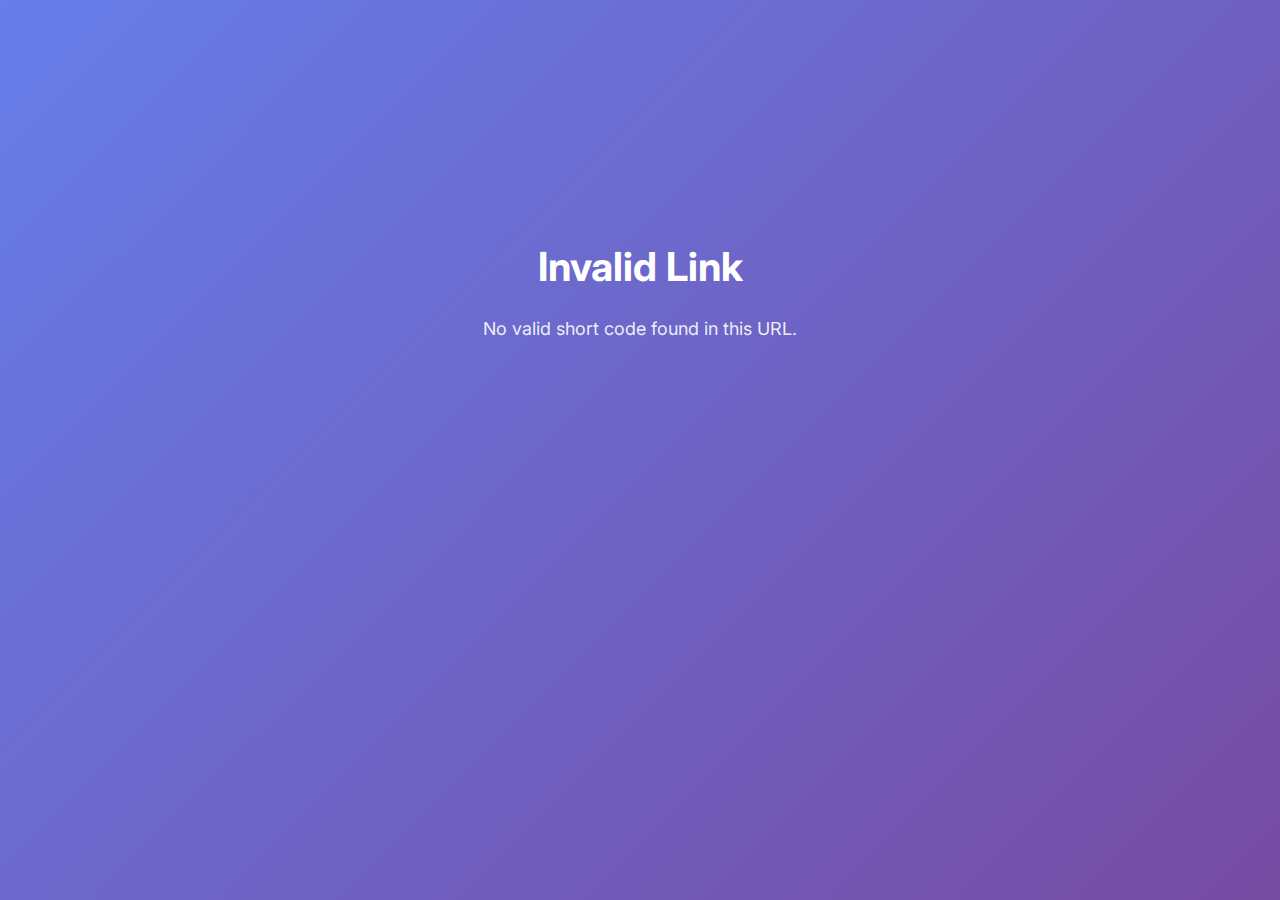
<file: redirect.html>
<!DOCTYPE html>
<html lang="en">
<head>
    <meta charset="UTF-8">
    <meta name="viewport" content="width=device-width, initial-scale=1.0">
    <title>Redirecting - EvansLinks</title>
    <link rel="stylesheet" href="styles.css">
    <link href="https://fonts.googleapis.com/css2?family=Inter:wght@300;400;500;600;700&display=swap" rel="stylesheet">
    <link rel="icon" type="image/svg+xml" href="data:image/svg+xml,<svg xmlns='http://www.w3.org/2000/svg' viewBox='0 0 100 100'><text y='.9em' font-size='90'>🔄</text></svg>">
</head>
<body>
    <div class="redirect-page">
        <div class="redirect-container">
            <div class="loading-animation">
                <div class="spinner-ring"></div>
                <div class="spinner-ring"></div>
                <div class="spinner-ring"></div>
            </div>
            
            <h1 class="redirect-title">Redirecting...</h1>
            <p class="redirect-message">You will be redirected to your destination shortly.</p>
            
            <div id="redirectInfo" class="redirect-info hidden">
                <div class="destination-card">
                    <h3>Destination URL</h3>
                    <p id="destinationUrl" class="destination-url"></p>
                    <div class="countdown-container">
                        <span class="countdown-label">Redirecting in</span>
                        <span class="countdown-number" id="countdown">5</span>
                        <span class="countdown-label">seconds</span>
                    </div>
                    <div class="progress-bar">
                        <div class="progress-fill" id="progressFill"></div>
                    </div>
                </div>
                
                <div class="action-buttons">
                    <button id="proceedNow" class="btn btn-primary">Proceed Now</button>
                    <button id="cancelRedirect" class="btn btn-outline">Cancel</button>
                </div>
            </div>
            
            <div id="errorState" class="error-state hidden">
                <div class="error-icon">⚠️</div>
                <h2>Link Not Found</h2>
                <p>The short link you requested could not be found or has expired.</p>
                <button id="goHome" class="btn btn-primary">Return to EvansLinks</button>
            </div>
        </div>
    </div>

    <script>
        function getShortCode() {
            const hash = window.location.hash.substring(1);
            return hash;
        }

        function checkPasswordAndRedirect(shortCode) {
            const links = JSON.parse(localStorage.getItem('evansLinks_links') || '[]');
            const link = links.find(l => l.shortCode === shortCode);
            
            if (!link) {
                showError('Link not found');
                return;
            }

            // Check if link is expired
            if (link.expiryDate) {
                const expiry = new Date(link.expiryDate);
                const now = new Date();
                if (expiry <= now) {
                    showError('Link has expired');
                    return;
                }
            }

            // Check password protection
            if (link.password) {
                showPasswordPrompt(link, links);
            } else {
                proceedWithRedirect(link, links);
            }
        }

        function showPasswordPrompt(link, links) {
            const redirectInfo = document.getElementById('redirectInfo');
            const errorState = document.getElementById('errorState');
            
            document.querySelector('.loading-animation').style.display = 'none';
            document.querySelector('.redirect-title').textContent = 'Password Protected Link';
            document.querySelector('.redirect-message').textContent = 'This link is protected with a password.';
            
            redirectInfo.innerHTML = `
                <div class="password-form">
                    <div class="destination-card">
                        <h3>🔒 Password Required</h3>
                        <p>Enter the password to access this link.</p>
                        <div class="password-input-group">
                            <input type="password" id="passwordInput" placeholder="Enter password" class="form-input">
                            <button id="submitPassword" class="btn btn-primary">Unlock</button>
                        </div>
                    </div>
                </div>
            `;
            
            redirectInfo.classList.remove('hidden');
            
            document.getElementById('submitPassword').addEventListener('click', () => {
                const passwordInput = document.getElementById('passwordInput');
                const enteredPassword = passwordInput.value;
                
                if (enteredPassword === link.password) {
                    proceedWithRedirect(link, links);
                } else {
                    passwordInput.style.borderColor = 'var(--error)';
                    passwordInput.value = '';
                    alert('Incorrect password. Please try again.');
                }
            });
            
            passwordInput.addEventListener('keypress', (e) => {
                if (e.key === 'Enter') {
                    document.getElementById('submitPassword').click();
                }
            });
        }

        function proceedWithRedirect(link, links) {
            // Update click count
            link.clicks = (link.clicks || 0) + 1;
            localStorage.setItem('evansLinks_links', JSON.stringify(links));
            
            // Show redirect info
            const redirectInfo = document.getElementById('redirectInfo');
            const destinationUrl = document.getElementById('destinationUrl');
            const countdown = document.getElementById('countdown');
            const progressFill = document.getElementById('progressFill');
            const proceedNow = document.getElementById('proceedNow');
            const cancelRedirect = document.getElementById('cancelRedirect');
            
            redirectInfo.innerHTML = `
                <div class="destination-card">
                    <h3>✅ Access Granted</h3>
                    <p id="destinationUrl" class="destination-url">${link.originalUrl}</p>
                    <div class="countdown-container">
                        <span class="countdown-label">Redirecting in</span>
                        <span class="countdown-number" id="countdown">5</span>
                        <span class="countdown-label">seconds</span>
                        <span class="countdown-debug" id="debugInfo"></span>
                    </div>
                    <div class="progress-bar">
                        <div class="progress-fill" id="progressFill"></div>
                    </div>
                </div>
                
                <div class="action-buttons">
                    <button id="proceedNow" class="btn btn-primary">Proceed Now</button>
                    <button id="cancelRedirect" class="btn btn-outline">Cancel</button>
                </div>
            `;
            
            document.title = `Redirecting to ${new URL(link.originalUrl).hostname}`;
            
            // 5 second countdown with smooth progress bar
            let seconds = 5;
            const totalSeconds = 5;
            
            // Initial setup
            countdown.textContent = '5';
            progressFill.style.width = '0%';
            progressFill.style.transition = 'width 1s linear';
            
            const interval = setInterval(() => {
                seconds--;
                const currentSecond = Math.max(0, seconds);
                countdown.textContent = currentSecond;
                
                // Calculate progress based on remaining time
                const progress = ((totalSeconds - currentSecond) / totalSeconds) * 100;
                progressFill.style.width = `${progress}%`;
                
                // Debug info display
                const debugInfo = document.getElementById('debugInfo');
                if (debugInfo) {
                    debugInfo.textContent = `[${currentSecond}s left, ${progress.toFixed(1)}%]`;
                }
                
                if (currentSecond <= 0) {
                    clearInterval(interval);
                    countdown.textContent = 'Redirecting...';
                    progressFill.style.width = '100%';
                    
                    // Smooth redirect with final animation
                    setTimeout(() => {
                        document.body.style.transition = 'opacity 0.5s ease-out';
                        document.body.style.opacity = '0.8';
                        
                        setTimeout(() => {
                            window.location.href = link.originalUrl;
                        }, 500);
                    }, 200);
                    return;
                }
            }, 1000);
            
            // Button handlers
            document.getElementById('proceedNow').addEventListener('click', () => {
                clearInterval(interval);
                window.location.href = link.originalUrl;
            });
            
            document.getElementById('cancelRedirect').addEventListener('click', () => {
                clearInterval(interval);
                window.location.href = 'index.html';
            });
        }

        function showError(message) {
            const errorState = document.getElementById('errorState');
            const goHome = document.getElementById('goHome');
            
            document.querySelector('.loading-animation').style.display = 'none';
            document.querySelector('.redirect-title').textContent = 'Error';
            document.querySelector('.redirect-message').textContent = message;
            errorState.classList.remove('hidden');
            
            goHome.addEventListener('click', () => {
                window.location.href = 'index.html';
            });
        }

        document.addEventListener('DOMContentLoaded', () => {
            const shortCode = getShortCode();
            
            if (shortCode) {
                setTimeout(() => {
                    checkPasswordAndRedirect(shortCode);
                }, 500);
            } else {
                // No short code found
                const errorState = document.getElementById('errorState');
                const goHome = document.getElementById('goHome');
                
                document.querySelector('.loading-animation').style.display = 'none';
                document.querySelector('.redirect-title').textContent = 'Invalid Link';
                document.querySelector('.redirect-message').textContent = 'No valid short code found in this URL.';
                errorState.classList.remove('hidden');
                
                goHome.addEventListener('click', () => {
                    window.location.href = 'index.html';
                });
            }
        });
    </script>

    <style>
        .redirect-page {
            min-height: 100vh;
            display: flex;
            align-items: center;
            justify-content: center;
            background: linear-gradient(135deg, #667eea 0%, #764ba2 100%);
            font-family: 'Inter', sans-serif;
            padding: 1rem;
        }

        .redirect-container {
            text-align: center;
            max-width: 600px;
            width: 100%;
        }

        .loading-animation {
            margin-bottom: 2rem;
            display: flex;
            justify-content: center;
            gap: 0.5rem;
        }

        .spinner-ring {
            width: 40px;
            height: 40px;
            border: 4px solid rgba(255, 255, 255, 0.3);
            border-top: 4px solid white;
            border-radius: 50%;
            animation: spin 1s linear infinite;
        }

        .spinner-ring:nth-child(2) {
            animation-delay: 0.2s;
        }

        .spinner-ring:nth-child(3) {
            animation-delay: 0.4s;
        }

        @keyframes spin {
            0% { transform: rotate(0deg); }
            100% { transform: rotate(360deg); }
        }

        .redirect-title {
            font-size: 2.5rem;
            font-weight: 700;
            color: white;
            margin-bottom: 1rem;
        }

        .redirect-message {
            font-size: 1.125rem;
            color: rgba(255, 255, 255, 0.9);
            margin-bottom: 2rem;
        }

        .redirect-info {
            opacity: 0;
            transform: translateY(20px);
            animation: fadeInUp 0.5s ease-out forwards;
        }

        @keyframes fadeInUp {
            from {
                opacity: 0;
                transform: translateY(20px);
            }
            to {
                opacity: 1;
                transform: translateY(0);
            }
        }

        @keyframes pulse {
            0%, 100% {
                transform: scale(1);
            }
            50% {
                transform: scale(1.05);
            }
        }

        .countdown-number {
            animation: pulse 1s ease-in-out infinite;
        }

        .countdown-debug {
            font-size: 0.75rem;
            color: #ffeb3b;
            margin-left: 1rem;
            font-family: 'Courier New', monospace;
            background: rgba(0, 0, 0, 0.2);
            padding: 0.25rem 0.5rem;
            border-radius: 4px;
        }

        .destination-card {
            background: rgba(255, 255, 255, 0.1);
            backdrop-filter: blur(10px);
            border-radius: 1rem;
            padding: 2rem;
            margin-bottom: 2rem;
            border: 1px solid rgba(255, 255, 255, 0.2);
        }

        .destination-card h3 {
            color: white;
            margin-bottom: 1rem;
            font-size: 1.25rem;
        }

        .destination-url {
            color: white;
            word-break: break-all;
            background: rgba(0, 0, 0, 0.2);
            padding: 1rem;
            border-radius: 0.5rem;
            margin-bottom: 1.5rem;
            font-family: 'Courier New', monospace;
            font-size: 0.875rem;
        }

        .countdown-container {
            display: flex;
            align-items: center;
            justify-content: center;
            gap: 0.5rem;
            color: white;
            font-size: 1.125rem;
            margin-bottom: 1.5rem;
        }

        .countdown-number {
            font-size: 2rem;
            font-weight: 700;
            color: #4ade80;
        }

        .progress-bar {
            width: 100%;
            height: 4px;
            background: rgba(255, 255, 255, 0.2);
            border-radius: 2px;
            overflow: hidden;
        }

        .progress-fill {
            height: 100%;
            background: linear-gradient(90deg, #4ade80, #22c55e);
            border-radius: 2px;
            transition: width 1s linear;
            width: 0%;
            box-shadow: 0 0 10px rgba(74, 222, 128, 0.3);
        }

        body {
            transition: opacity 0.3s ease-out;
        }

        .action-buttons {
            display: flex;
            gap: 1rem;
            justify-content: center;
        }

        .error-state {
            opacity: 0;
            transform: translateY(20px);
            animation: fadeInUp 0.5s ease-out forwards;
        }

        .error-icon {
            font-size: 4rem;
            margin-bottom: 1rem;
        }

        .error-state h2 {
            color: white;
            margin-bottom: 1rem;
            font-size: 1.875rem;
        }

        .error-state p {
            color: rgba(255, 255, 255, 0.8);
            margin-bottom: 2rem;
        }

        @keyframes fadeInUp {
            from {
                opacity: 0;
                transform: translateY(20px);
            }
            to {
                opacity: 1;
                transform: translateY(0);
            }
        }

        @media (max-width: 640px) {
            .redirect-container {
                padding: 1rem;
            }
            
            .redirect-title {
                font-size: 2rem;
            }
            
            .destination-card {
                padding: 1.5rem;
            }
            
            .action-buttons {
                flex-direction: column;
            }
            
            .countdown-container {
                flex-direction: column;
                gap: 0.25rem;
            }
        }
    </style>
</body>
</html>
</file>
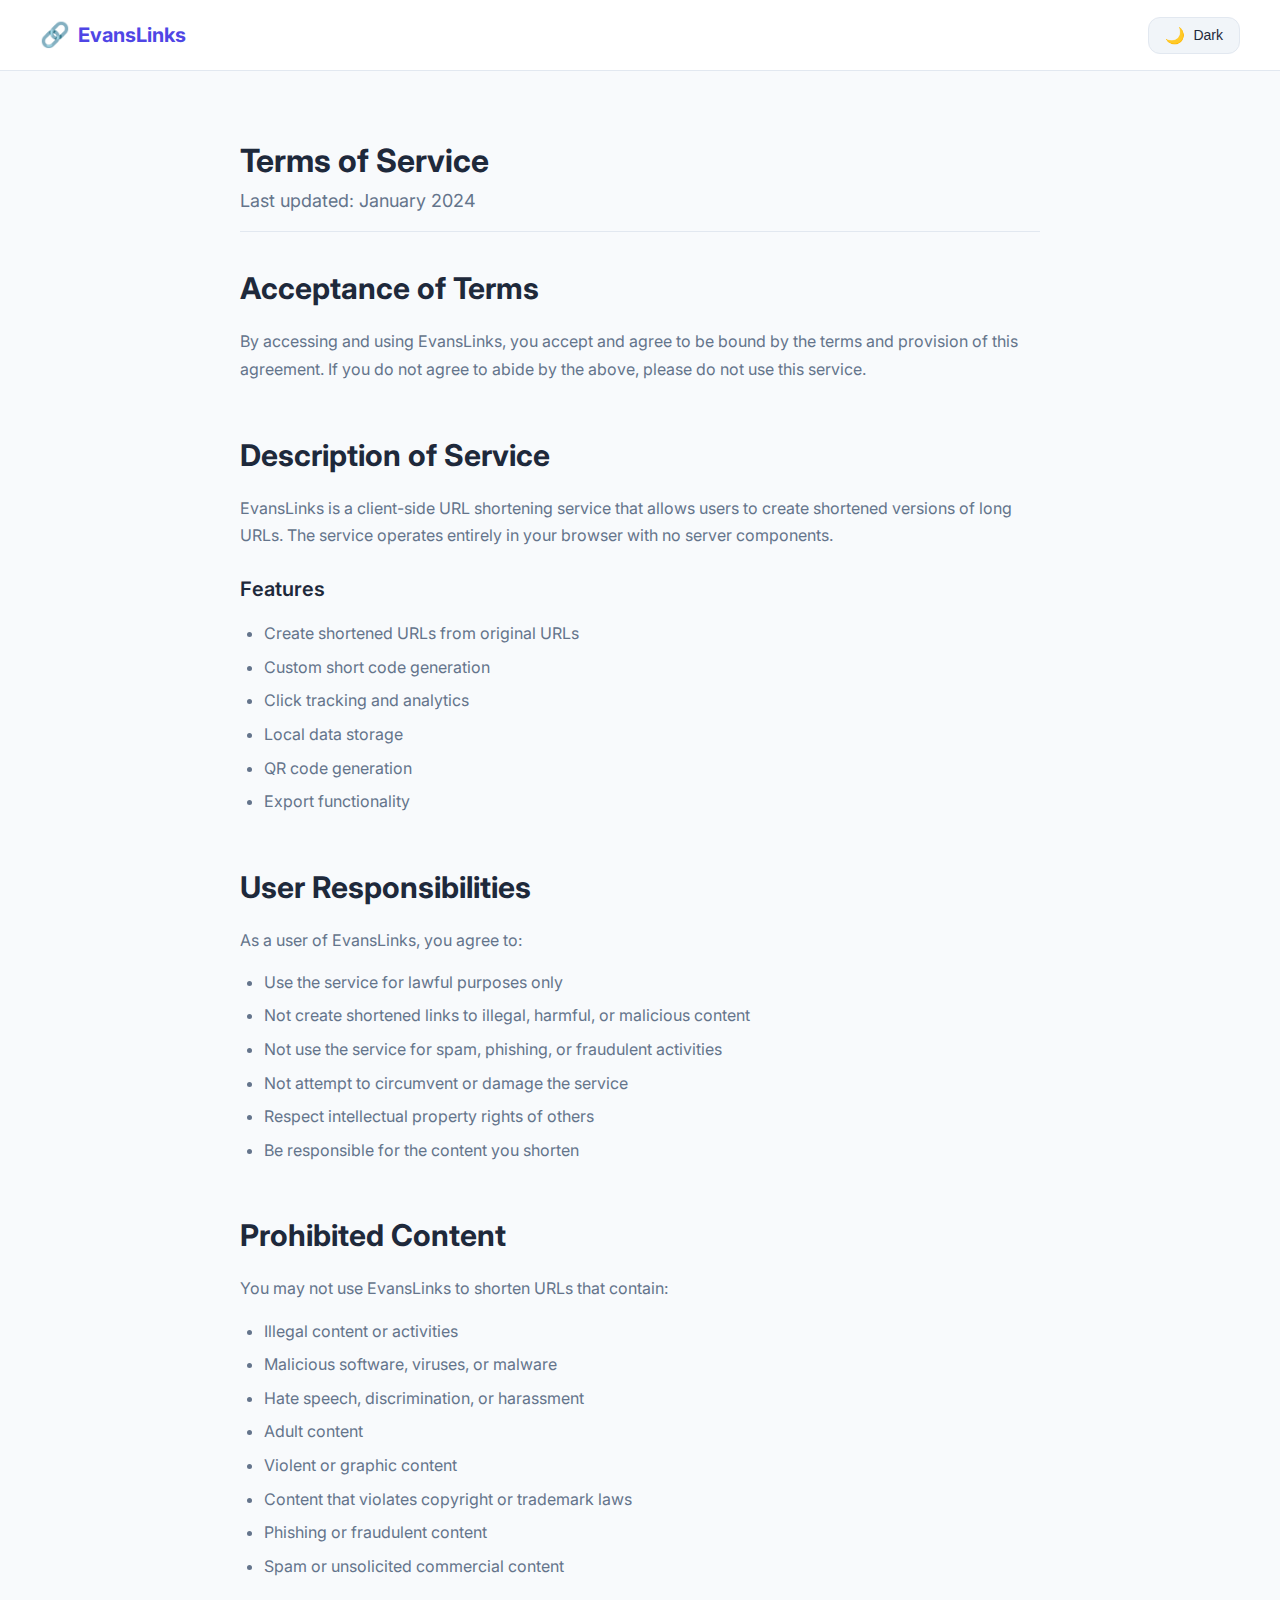
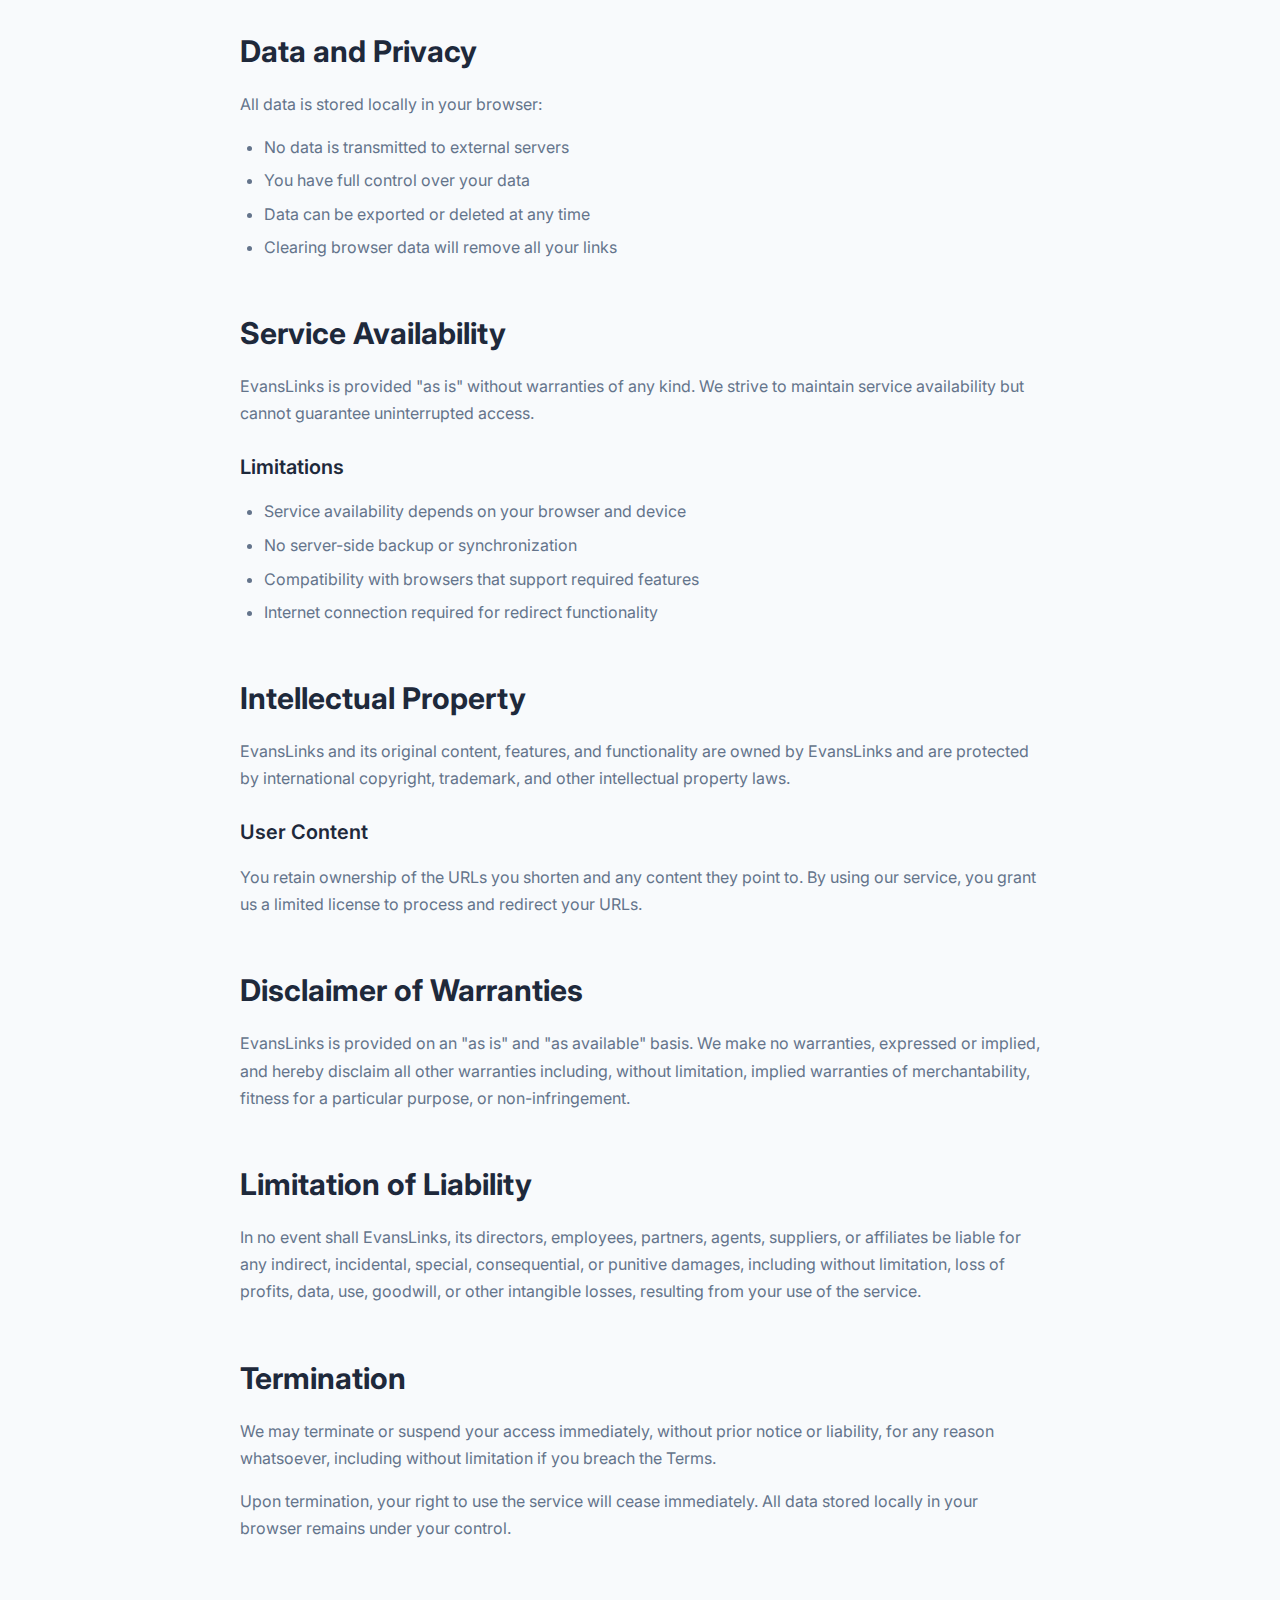
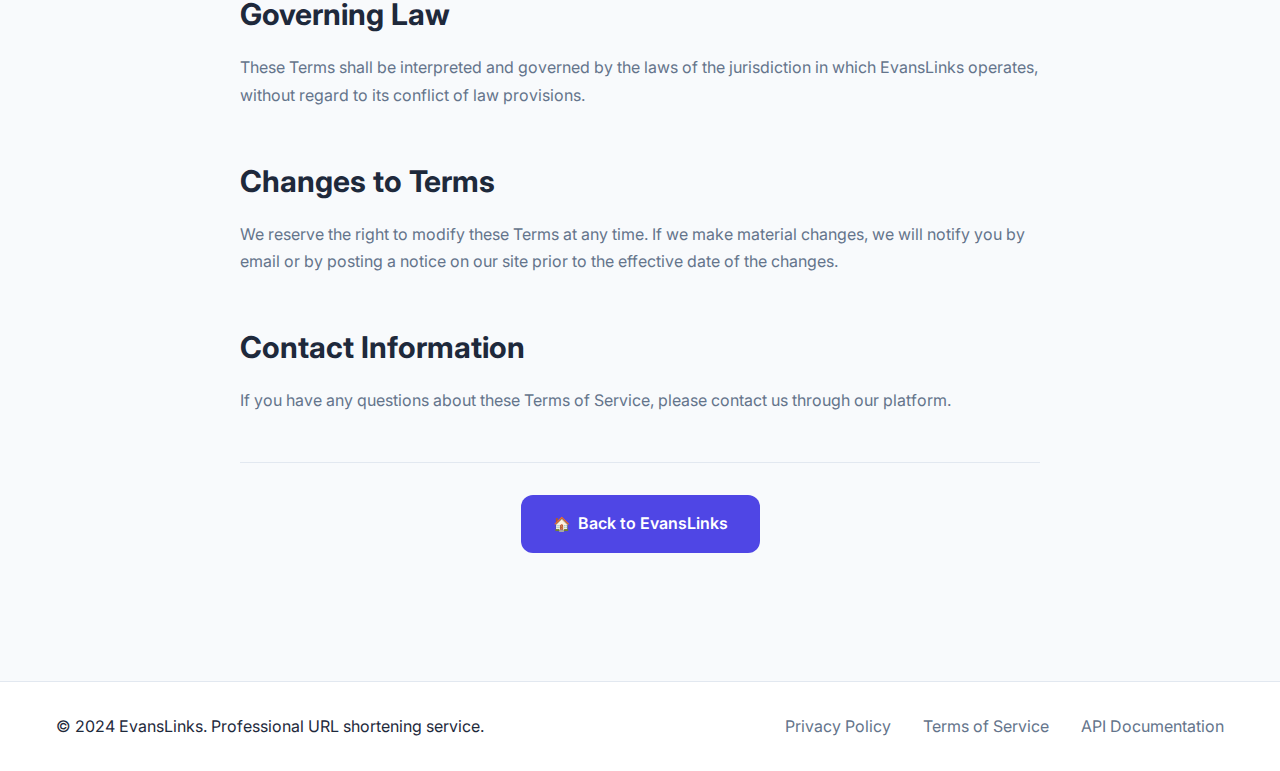
<file: terms.html>
<!DOCTYPE html>
<html lang="en">
<head>
    <meta charset="UTF-8">
    <meta name="viewport" content="width=device-width, initial-scale=1.0">
    <title>Terms of Service - EvansLinks</title>
    <link rel="stylesheet" href="styles.css">
    <link href="https://fonts.googleapis.com/css2?family=Inter:wght@300;400;500;600;700&display=swap" rel="stylesheet">
    <link rel="icon" type="image/svg+xml" href="data:image/svg+xml,<svg xmlns='http://www.w3.org/2000/svg' viewBox='0 0 100 100'><text y='.9em' font-size='90'>📋</text></svg>">
</head>
<body>
    <header class="header">
        <nav class="nav">
            <div class="nav-brand">
                <span class="brand-icon">🔗</span>
                <span class="brand-text">EvansLinks</span>
            </div>
            <div class="theme-controls">
                <button id="themeToggle" class="theme-toggle" aria-label="Toggle dark mode">
                    <span class="theme-icon">🌙</span>
                    <span class="theme-text">Dark</span>
                </button>
            </div>
        </nav>
    </header>

    <main class="main">
        <div class="container">
            <div class="doc-content">
                <h1>Terms of Service</h1>
                <p class="doc-subtitle">Last updated: January 2024</p>
                
                <div class="doc-section">
                    <h2>Acceptance of Terms</h2>
                    <p>By accessing and using EvansLinks, you accept and agree to be bound by the terms and provision of this agreement. If you do not agree to abide by the above, please do not use this service.</p>
                </div>

                <div class="doc-section">
                    <h2>Description of Service</h2>
                    <p>EvansLinks is a client-side URL shortening service that allows users to create shortened versions of long URLs. The service operates entirely in your browser with no server components.</p>
                    
                    <h3>Features</h3>
                    <ul>
                        <li>Create shortened URLs from original URLs</li>
                        <li>Custom short code generation</li>
                        <li>Click tracking and analytics</li>
                        <li>Local data storage</li>
                        <li>QR code generation</li>
                        <li>Export functionality</li>
                    </ul>
                </div>

                <div class="doc-section">
                    <h2>User Responsibilities</h2>
                    <p>As a user of EvansLinks, you agree to:</p>
                    <ul>
                        <li>Use the service for lawful purposes only</li>
                        <li>Not create shortened links to illegal, harmful, or malicious content</li>
                        <li>Not use the service for spam, phishing, or fraudulent activities</li>
                        <li>Not attempt to circumvent or damage the service</li>
                        <li>Respect intellectual property rights of others</li>
                        <li>Be responsible for the content you shorten</li>
                    </ul>
                </div>

                <div class="doc-section">
                    <h2>Prohibited Content</h2>
                    <p>You may not use EvansLinks to shorten URLs that contain:</p>
                    <ul>
                        <li>Illegal content or activities</li>
                        <li>Malicious software, viruses, or malware</li>
                        <li>Hate speech, discrimination, or harassment</li>
                        <li>Adult content</li>
                        <li>Violent or graphic content</li>
                        <li>Content that violates copyright or trademark laws</li>
                        <li>Phishing or fraudulent content</li>
                        <li>Spam or unsolicited commercial content</li>
                    </ul>
                </div>

                <div class="doc-section">
                    <h2>Data and Privacy</h2>
                    <p>All data is stored locally in your browser:</p>
                    <ul>
                        <li>No data is transmitted to external servers</li>
                        <li>You have full control over your data</li>
                        <li>Data can be exported or deleted at any time</li>
                        <li>Clearing browser data will remove all your links</li>
                    </ul>
                </div>

                <div class="doc-section">
                    <h2>Service Availability</h2>
                    <p>EvansLinks is provided "as is" without warranties of any kind. We strive to maintain service availability but cannot guarantee uninterrupted access.</p>
                    
                    <h3>Limitations</h3>
                    <ul>
                        <li>Service availability depends on your browser and device</li>
                        <li>No server-side backup or synchronization</li>
                        <li>Compatibility with browsers that support required features</li>
                        <li>Internet connection required for redirect functionality</li>
                    </ul>
                </div>

                <div class="doc-section">
                    <h2>Intellectual Property</h2>
                    <p>EvansLinks and its original content, features, and functionality are owned by EvansLinks and are protected by international copyright, trademark, and other intellectual property laws.</p>
                    
                    <h3>User Content</h3>
                    <p>You retain ownership of the URLs you shorten and any content they point to. By using our service, you grant us a limited license to process and redirect your URLs.</p>
                </div>

                <div class="doc-section">
                    <h2>Disclaimer of Warranties</h2>
                    <p>EvansLinks is provided on an "as is" and "as available" basis. We make no warranties, expressed or implied, and hereby disclaim all other warranties including, without limitation, implied warranties of merchantability, fitness for a particular purpose, or non-infringement.</p>
                </div>

                <div class="doc-section">
                    <h2>Limitation of Liability</h2>
                    <p>In no event shall EvansLinks, its directors, employees, partners, agents, suppliers, or affiliates be liable for any indirect, incidental, special, consequential, or punitive damages, including without limitation, loss of profits, data, use, goodwill, or other intangible losses, resulting from your use of the service.</p>
                </div>

                <div class="doc-section">
                    <h2>Termination</h2>
                    <p>We may terminate or suspend your access immediately, without prior notice or liability, for any reason whatsoever, including without limitation if you breach the Terms.</p>
                    
                    <p>Upon termination, your right to use the service will cease immediately. All data stored locally in your browser remains under your control.</p>
                </div>

                <div class="doc-section">
                    <h2>Governing Law</h2>
                    <p>These Terms shall be interpreted and governed by the laws of the jurisdiction in which EvansLinks operates, without regard to its conflict of law provisions.</p>
                </div>

                <div class="doc-section">
                    <h2>Changes to Terms</h2>
                    <p>We reserve the right to modify these Terms at any time. If we make material changes, we will notify you by email or by posting a notice on our site prior to the effective date of the changes.</p>
                </div>

                <div class="doc-section">
                    <h2>Contact Information</h2>
                    <p>If you have any questions about these Terms of Service, please contact us through our platform.</p>
                </div>

                <div class="doc-actions">
                    <a href="index.html" class="btn btn-primary">
                        <span class="btn-icon">🏠</span>
                        <span class="btn-text">Back to EvansLinks</span>
                    </a>
                </div>
            </div>
        </div>
    </main>

    <footer class="footer">
        <div class="container">
            <div class="footer-content">
                <p>&copy; 2024 EvansLinks. Professional URL shortening service.</p>
                <div class="footer-links">
                    <a href="privacy.html" class="footer-link">Privacy Policy</a>
                    <a href="terms.html" class="footer-link">Terms of Service</a>
                    <a href="api.html" class="footer-link">API Documentation</a>
                </div>
            </div>
        </div>
    </footer>

    <script src="app.js"></script>
    <script>
        // Initialize theme for this page
        document.addEventListener('DOMContentLoaded', () => {
            const themeToggle = document.getElementById('themeToggle');
            themeToggle.addEventListener('click', () => {
                const currentTheme = document.documentElement.getAttribute('data-theme') || 'light';
                const newTheme = currentTheme === 'light' ? 'dark' : 'light';
                
                document.documentElement.setAttribute('data-theme', newTheme);
                document.body.classList.toggle('dark-theme', newTheme === 'dark');
                localStorage.setItem('evansLinks_theme', newTheme);
                
                const themeIcon = themeToggle.querySelector('.theme-icon');
                const themeText = themeToggle.querySelector('.theme-text');
                
                if (newTheme === 'dark') {
                    themeIcon.textContent = '☀️';
                    themeText.textContent = 'Light';
                } else {
                    themeIcon.textContent = '🌙';
                    themeText.textContent = 'Dark';
                }
            });
            
            // Load saved theme
            const savedTheme = localStorage.getItem('evansLinks_theme') || 'light';
            document.documentElement.setAttribute('data-theme', savedTheme);
            document.body.classList.toggle('dark-theme', savedTheme === 'dark');
            
            const themeIcon = themeToggle.querySelector('.theme-icon');
            const themeText = themeToggle.querySelector('.theme-text');
            
            if (savedTheme === 'dark') {
                themeIcon.textContent = '☀️';
                themeText.textContent = 'Light';
            } else {
                themeIcon.textContent = '🌙';
                themeText.textContent = 'Dark';
            }
        });
    </script>

    <style>
        .doc-content {
            max-width: 800px;
            margin: 0 auto;
            padding: 2rem 0;
        }

        .doc-subtitle {
            color: var(--text-secondary);
            font-size: 1.125rem;
            margin-bottom: 2rem;
            border-bottom: 1px solid var(--border);
            padding-bottom: 1rem;
        }

        .doc-section {
            margin-bottom: 3rem;
        }

        .doc-section h2 {
            color: var(--text-primary);
            font-size: 1.875rem;
            font-weight: 700;
            margin-bottom: 1rem;
        }

        .doc-section h3 {
            color: var(--text-primary);
            font-size: 1.25rem;
            font-weight: 600;
            margin: 1.5rem 0 1rem;
        }

        .doc-section p {
            color: var(--text-secondary);
            line-height: 1.7;
            margin-bottom: 1rem;
        }

        .doc-section ul {
            margin: 1rem 0;
            padding-left: 1.5rem;
        }

        .doc-section li {
            color: var(--text-secondary);
            margin-bottom: 0.5rem;
            line-height: 1.6;
        }

        .doc-section li strong {
            color: var(--text-primary);
        }

        .doc-actions {
            margin-top: 3rem;
            padding-top: 2rem;
            border-top: 1px solid var(--border);
            text-align: center;
        }

        @media (max-width: 768px) {
            .doc-content {
                padding: 1rem 0;
            }
            
            .doc-section h2 {
                font-size: 1.5rem;
            }
            
            .doc-section h3 {
                font-size: 1.125rem;
            }
        }
    </style>
</body>
</html>
</file>
<file: styles.css>
:root {
    --primary: #4F46E5;
    --primary-dark: #4338CA;
    --primary-light: #818CF8;
    --secondary: #64748B;
    --success: #10B981;
    --warning: #F59E0B;
    --error: #EF4444;
    --bg-primary: #FFFFFF;
    --bg-secondary: #F8FAFC;
    --bg-tertiary: #F1F5F9;
    --text-primary: #1E293B;
    --text-secondary: #64748B;
    --text-tertiary: #94A3B8;
    --border: #E2E8F0;
    --shadow-sm: 0 1px 2px 0 rgba(0, 0, 0, 0.05);
    --shadow-md: 0 4px 6px -1px rgba(0, 0, 0, 0.1), 0 2px 4px -1px rgba(0, 0, 0, 0.06);
    --shadow-lg: 0 10px 15px -3px rgba(0, 0, 0, 0.1), 0 4px 6px -2px rgba(0, 0, 0, 0.05);
    --shadow-xl: 0 20px 25px -5px rgba(0, 0, 0, 0.1), 0 10px 10px -5px rgba(0, 0, 0, 0.04);
    --radius: 0.5rem;
    --radius-lg: 0.75rem;
    --radius-xl: 1rem;
}

[data-theme="dark"] {
    --primary: #6366F1;
    --primary-dark: #4F46E5;
    --primary-light: #818CF8;
    --secondary: #94A3B8;
    --success: #10B981;
    --warning: #F59E0B;
    --error: #EF4444;
    --bg-primary: #0F172A;
    --bg-secondary: #1E293B;
    --bg-tertiary: #334155;
    --text-primary: #F8FAFC;
    --text-secondary: #CBD5E1;
    --text-tertiary: #94A3B8;
    --border: #334155;
    --shadow-sm: 0 1px 2px 0 rgba(0, 0, 0, 0.3);
    --shadow-md: 0 4px 6px -1px rgba(0, 0, 0, 0.3), 0 2px 4px -1px rgba(0, 0, 0, 0.2);
    --shadow-lg: 0 10px 15px -3px rgba(0, 0, 0, 0.3), 0 4px 6px -2px rgba(0, 0, 0, 0.2);
    --shadow-xl: 0 20px 25px -5px rgba(0, 0, 0, 0.3), 0 10px 10px -5px rgba(0, 0, 0, 0.2);
}

* {
    margin: 0;
    padding: 0;
    box-sizing: border-box;
}

body {
    font-family: 'Inter', -apple-system, BlinkMacSystemFont, 'Segoe UI', Roboto, 'Helvetica Neue', Arial, sans-serif;
    line-height: 1.6;
    color: var(--text-primary);
    background: var(--bg-secondary);
    min-height: 100vh;
    transition: background-color 0.3s ease, color 0.3s ease;
}

.container {
    max-width: 1200px;
    margin: 0 auto;
    padding: 0 1rem;
}

/* Header */
.header {
    background: var(--bg-primary);
    border-bottom: 1px solid var(--border);
    position: sticky;
    top: 0;
    z-index: 100;
    backdrop-filter: blur(10px);
    transition: background-color 0.3s ease, border-color 0.3s ease;
}

[data-theme="dark"] .header {
    background: rgba(15, 23, 42, 0.95);
}

.nav {
    display: flex;
    justify-content: space-between;
    align-items: center;
    padding: 1rem 0;
    max-width: 1200px;
    margin: 0 auto;
}

.nav-actions {
    display: flex;
    align-items: center;
    gap: 2rem;
}

.nav-brand {
    display: flex;
    align-items: center;
    gap: 0.5rem;
    font-weight: 700;
    font-size: 1.25rem;
    color: var(--primary);
}

.brand-icon {
    font-size: 1.5rem;
}

.nav-stats {
    display: flex;
    gap: 2rem;
}

.theme-toggle {
    display: flex;
    align-items: center;
    gap: 0.5rem;
    padding: 0.5rem 1rem;
    background: var(--bg-tertiary);
    border: 1px solid var(--border);
    border-radius: var(--radius-lg);
    cursor: pointer;
    font-size: 0.875rem;
    color: var(--text-primary);
    transition: all 0.2s ease;
}

.theme-toggle:hover {
    background: var(--primary);
    color: white;
    border-color: var(--primary);
    transform: translateY(-1px);
}

.theme-icon {
    font-size: 1rem;
}

.theme-text {
    font-weight: 500;
}

.stat-item {
    display: flex;
    flex-direction: column;
    align-items: center;
}

.stat-number {
    font-size: 1.25rem;
    font-weight: 700;
    color: var(--text-primary);
}

.stat-label {
    font-size: 0.75rem;
    color: var(--text-secondary);
    text-transform: uppercase;
    letter-spacing: 0.05em;
}

/* Main Content */
.main {
    padding: 2rem 0;
}

/* Hero Section */
.hero {
    text-align: center;
    margin-bottom: 3rem;
}

.hero-title {
    font-size: 3rem;
    font-weight: 800;
    margin-bottom: 1rem;
    background: linear-gradient(135deg, var(--primary) 0%, var(--primary-light) 100%);
    -webkit-background-clip: text;
    -webkit-text-fill-color: transparent;
    background-clip: text;
    line-height: 1.2;
}

.hero-subtitle {
    font-size: 1.25rem;
    color: var(--text-secondary);
    max-width: 600px;
    margin: 0 auto;
}

/* Shorten Section */
.shorten-section {
    margin-bottom: 4rem;
}

.shorten-card {
    background: var(--bg-primary);
    border-radius: var(--radius-xl);
    box-shadow: var(--shadow-lg);
    padding: 2rem;
    margin-bottom: 2rem;
    border: 1px solid var(--border);
}

.shorten-form {
    max-width: 800px;
    margin: 0 auto;
}

.input-group {
    display: flex;
    gap: 1rem;
    margin-bottom: 1.5rem;
    align-items: stretch;
}

.input-wrapper {
    flex: 1;
    position: relative;
}

.url-input {
    width: 100%;
    padding: 1rem 1rem 1rem 3.5rem;
    border: 2px solid var(--border);
    border-radius: var(--radius-lg);
    font-size: 1rem;
    transition: all 0.2s;
    background: var(--bg-primary);
    color: var(--text-primary);
}

.url-input:focus {
    outline: none;
    border-color: var(--primary);
    box-shadow: 0 0 0 3px rgba(79, 70, 229, 0.1);
}

.input-icon {
    position: absolute;
    left: 1rem;
    top: 50%;
    transform: translateY(-50%);
    font-size: 1.25rem;
    color: var(--text-secondary);
}

/* Buttons */
.btn {
    display: inline-flex;
    align-items: center;
    gap: 0.5rem;
    padding: 1rem 2rem;
    border: none;
    border-radius: var(--radius-lg);
    font-size: 1rem;
    font-weight: 600;
    cursor: pointer;
    transition: all 0.2s;
    text-decoration: none;
    justify-content: center;
    white-space: nowrap;
}

.btn-primary {
    background: var(--primary);
    color: white;
}

.btn-primary:hover:not(:disabled) {
    background: var(--primary-dark);
    transform: translateY(-1px);
    box-shadow: var(--shadow-md);
}

.btn-secondary {
    background: var(--bg-tertiary);
    color: var(--text-primary);
    border: 1px solid var(--border);
}

.btn-secondary:hover:not(:disabled) {
    background: var(--bg-secondary);
    border-color: var(--primary);
}

.btn-outline {
    background: transparent;
    color: var(--text-primary);
    border: 1px solid var(--border);
}

.btn-outline:hover:not(:disabled) {
    background: var(--bg-tertiary);
    border-color: var(--primary);
}

.btn-sm {
    padding: 0.5rem 1rem;
    font-size: 0.875rem;
}

.btn:disabled {
    opacity: 0.5;
    cursor: not-allowed;
}

.btn-icon {
    font-size: 0.875rem;
}

/* Advanced Options */
.advanced-options {
    margin-top: 1rem;
}

.advanced-toggle {
    background: none;
    border: none;
    color: var(--primary);
    font-weight: 600;
    cursor: pointer;
    display: flex;
    align-items: center;
    gap: 0.5rem;
    padding: 0.5rem;
    border-radius: var(--radius);
    transition: background-color 0.2s;
}

.advanced-toggle:hover {
    background: var(--bg-tertiary);
}

.toggle-icon {
    transition: transform 0.2s;
}

.advanced-toggle.active .toggle-icon {
    transform: rotate(180deg);
}

.advanced-panel {
    margin-top: 1rem;
    padding: 1.5rem;
    background: var(--bg-secondary);
    border-radius: var(--radius-lg);
    border: 1px solid var(--border);
}

.form-row {
    max-width: 400px;
}

.form-group {
    display: flex;
    flex-direction: column;
}

.form-label {
    font-weight: 600;
    margin-bottom: 0.5rem;
    color: var(--text-primary);
}

.form-input {
    padding: 0.75rem 1rem;
    border: 1px solid var(--border);
    border-radius: var(--radius);
    font-size: 0.875rem;
    transition: border-color 0.2s;
}

.form-input:focus {
    outline: none;
    border-color: var(--primary);
}

.form-help {
    font-size: 0.75rem;
    color: var(--text-tertiary);
    margin-top: 0.25rem;
}

.hidden {
    display: none !important;
}

/* Result Section */
.result-section {
    margin-bottom: 3rem;
}

.result-card {
    background: var(--bg-primary);
    border-radius: var(--radius-xl);
    box-shadow: var(--shadow-lg);
    padding: 2rem;
    border: 1px solid var(--border);
    border-left: 4px solid var(--success);
    animation: slideUp 0.4s ease-out;
}

.result-header {
    display: flex;
    align-items: center;
    gap: 1rem;
    margin-bottom: 1.5rem;
}

.success-icon {
    font-size: 2rem;
}

.result-header h3 {
    font-size: 1.5rem;
    color: var(--text-primary);
}

.url-display {
    margin-bottom: 1.5rem;
}

.short-url-box {
    display: flex;
    gap: 0.75rem;
    margin-bottom: 1rem;
    align-items: stretch;
}

.short-url-input {
    flex: 1;
    padding: 1rem;
    background: var(--bg-tertiary);
    border: 1px solid var(--border);
    border-radius: var(--radius-lg);
    font-family: 'Courier New', monospace;
    font-size: 0.875rem;
    font-weight: 600;
    color: var(--primary);
}

.test-options {
    display: flex;
    gap: 1rem;
    align-items: center;
}

.test-link {
    display: flex;
    align-items: center;
    gap: 0.5rem;
    color: var(--primary);
    text-decoration: none;
    font-weight: 600;
    padding: 0.5rem 1rem;
    border-radius: var(--radius);
    transition: background-color 0.2s;
}

.test-link:hover {
    background: var(--bg-tertiary);
}

.test-icon {
    font-size: 1rem;
}

.result-details {
    display: grid;
    gap: 1rem;
}

.detail-item {
    display: flex;
    flex-direction: column;
    gap: 0.25rem;
}

.detail-label {
    font-size: 0.75rem;
    color: var(--text-secondary);
    text-transform: uppercase;
    letter-spacing: 0.05em;
}

.detail-value {
    color: var(--text-primary);
    word-break: break-all;
}

/* Links Section */
.section-header {
    display: flex;
    justify-content: space-between;
    align-items: center;
    margin-bottom: 2rem;
}

.section-header h2 {
    font-size: 1.75rem;
    font-weight: 700;
}

.section-actions {
    display: flex;
    gap: 0.75rem;
}

.links-grid {
    display: grid;
    grid-template-columns: repeat(auto-fill, minmax(350px, 1fr));
    gap: 1.5rem;
}

.link-card {
    background: var(--bg-primary);
    border-radius: var(--radius-lg);
    padding: 1.5rem;
    box-shadow: var(--shadow-md);
    border: 1px solid var(--border);
    transition: all 0.2s;
    animation: fadeIn 0.3s ease-out;
}

.link-card:hover {
    transform: translateY(-2px);
    box-shadow: var(--shadow-lg);
}

.link-header {
    display: flex;
    justify-content: space-between;
    align-items: center;
    margin-bottom: 1rem;
}

.link-url {
    color: var(--primary);
    font-weight: 600;
    text-decoration: none;
    word-break: break-all;
    font-family: 'Courier New', monospace;
}

.link-url:hover {
    text-decoration: underline;
}

.link-actions {
    display: flex;
    gap: 0.5rem;
}

.link-btn {
    padding: 0.25rem 0.5rem;
    background: var(--bg-tertiary);
    border: 1px solid var(--border);
    border-radius: var(--radius);
    cursor: pointer;
    font-size: 0.75rem;
    color: var(--text-primary);
    transition: all 0.2s;
}

.link-btn:hover {
    background: var(--primary);
    color: white;
    border-color: var(--primary);
}

.link-btn.delete:hover {
    background: var(--error);
    border-color: var(--error);
}

.link-original {
    color: var(--text-secondary);
    font-size: 0.875rem;
    margin-bottom: 0.75rem;
    word-break: break-all;
}

.link-stats {
    display: flex;
    justify-content: space-between;
    font-size: 0.75rem;
    color: var(--text-tertiary);
}

.empty-state {
    grid-column: 1 / -1;
    text-align: center;
    padding: 4rem 2rem;
    color: var(--text-secondary);
}

.empty-icon {
    font-size: 4rem;
    margin-bottom: 1rem;
    opacity: 0.5;
}

/* Footer */
.footer {
    background: var(--bg-primary);
    border-top: 1px solid var(--border);
    margin-top: 4rem;
}

.footer-content {
    display: flex;
    justify-content: space-between;
    align-items: center;
    padding: 2rem 0;
    flex-wrap: wrap;
    gap: 1rem;
}

.footer-links {
    display: flex;
    gap: 2rem;
}

.footer-link {
    color: var(--text-secondary);
    text-decoration: none;
    transition: color 0.2s;
}

.footer-link:hover {
    color: var(--primary);
}

/* Toast */
.toast {
    position: fixed;
    bottom: 2rem;
    right: 2rem;
    padding: 1rem 1.5rem;
    background: var(--success);
    color: white;
    border-radius: var(--radius-lg);
    box-shadow: var(--shadow-xl);
    transform: translateY(400px);
    transition: transform 0.3s ease-out;
    z-index: 1000;
    font-weight: 500;
}

.toast.show {
    transform: translateY(0);
}

.toast.error {
    background: var(--error);
}

.toast.info {
    background: var(--primary);
}

.toast.warning {
    background: var(--warning);
}

/* Modal */
.modal {
    position: fixed;
    top: 0;
    left: 0;
    width: 100%;
    height: 100%;
    background: rgba(0, 0, 0, 0.5);
    display: flex;
    justify-content: center;
    align-items: center;
    z-index: 1000;
    backdrop-filter: blur(4px);
}

.modal-content {
    background: var(--bg-primary);
    border-radius: var(--radius-xl);
    padding: 2rem;
    max-width: 400px;
    width: 90%;
    box-shadow: var(--shadow-xl);
    animation: modalSlide 0.3s ease-out;
}

.modal-header {
    display: flex;
    justify-content: space-between;
    align-items: center;
    margin-bottom: 1.5rem;
}

.modal-close {
    background: none;
    border: none;
    font-size: 1.5rem;
    cursor: pointer;
    color: var(--text-secondary);
    padding: 0.25rem;
    border-radius: var(--radius);
    transition: all 0.2s;
}

.modal-close:hover {
    background: var(--bg-tertiary);
    color: var(--text-primary);
}

.modal-body {
    text-align: center;
}

#qrCodeContainer {
    margin-bottom: 1.5rem;
    display: flex;
    justify-content: center;
}

/* Animations */
@keyframes slideUp {
    from {
        opacity: 0;
        transform: translateY(20px);
    }
    to {
        opacity: 1;
        transform: translateY(0);
    }
}

@keyframes fadeIn {
    from {
        opacity: 0;
    }
    to {
        opacity: 1;
    }
}

@keyframes modalSlide {
    from {
        opacity: 0;
        transform: scale(0.9);
    }
    to {
        opacity: 1;
        transform: scale(1);
    }
}

/* Responsive Design */
@media (max-width: 768px) {
    .container {
        padding: 0 0.75rem;
    }
    
    .nav {
        flex-direction: column;
        gap: 1rem;
        text-align: center;
    }
    
    .hero-title {
        font-size: 2rem;
    }
    
    .hero-subtitle {
        font-size: 1rem;
    }
    
    .input-group {
        flex-direction: column;
        gap: 1rem;
    }
    
    .test-options {
        flex-direction: column;
        align-items: stretch;
    }
    
    .section-header {
        flex-direction: column;
        gap: 1rem;
        align-items: flex-start;
    }
    
    .links-grid {
        grid-template-columns: 1fr;
    }
    
    .footer-content {
        flex-direction: column;
        text-align: center;
        gap: 1rem;
    }
    
    .toast {
        bottom: 1rem;
        right: 1rem;
        left: 1rem;
    }
    
    .short-url-box {
        flex-direction: column;
        align-items: stretch;
    }
}

@media (max-width: 480px) {
    .shorten-card {
        padding: 1.5rem;
    }
    
    .result-card {
        padding: 1.5rem;
    }
    
    .link-card {
        padding: 1rem;
    }
}
</file>
<file: style.css>
* {
    margin: 0;
    padding: 0;
    box-sizing: border-box;
}

:root {
    --primary-color: #6366f1;
    --primary-hover: #4f46e5;
    --secondary-color: #f3f4f6;
    --text-primary: #1f2937;
    --text-secondary: #6b7280;
    --border-color: #e5e7eb;
    --success-color: #10b981;
    --error-color: #ef4444;
    --shadow-sm: 0 1px 2px 0 rgba(0, 0, 0, 0.05);
    --shadow-md: 0 4px 6px -1px rgba(0, 0, 0, 0.1);
    --shadow-lg: 0 10px 15px -3px rgba(0, 0, 0, 0.1);
}

body {
    font-family: -apple-system, BlinkMacSystemFont, 'Segoe UI', Roboto, 'Helvetica Neue', Arial, sans-serif;
    line-height: 1.6;
    color: var(--text-primary);
    background: linear-gradient(135deg, #667eea 0%, #764ba2 100%);
    min-height: 100vh;
}

.container {
    max-width: 800px;
    margin: 0 auto;
    padding: 2rem;
    min-height: 100vh;
    display: flex;
    flex-direction: column;
}

header {
    text-align: center;
    margin-bottom: 3rem;
    color: white;
}

header h1 {
    font-size: 2.5rem;
    margin-bottom: 0.5rem;
    font-weight: 700;
}

header p {
    font-size: 1.1rem;
    opacity: 0.9;
}

main {
    flex: 1;
}

.url-form-section {
    background: white;
    padding: 2rem;
    border-radius: 12px;
    box-shadow: var(--shadow-lg);
    margin-bottom: 2rem;
}

.input-group {
    display: flex;
    gap: 1rem;
    margin-bottom: 1.5rem;
}

#urlInput {
    flex: 1;
    padding: 0.875rem 1rem;
    border: 2px solid var(--border-color);
    border-radius: 8px;
    font-size: 1rem;
    transition: border-color 0.2s, box-shadow 0.2s;
}

#urlInput:focus {
    outline: none;
    border-color: var(--primary-color);
    box-shadow: 0 0 0 3px rgba(99, 102, 241, 0.1);
}

#shortenBtn {
    padding: 0.875rem 2rem;
    background: var(--primary-color);
    color: white;
    border: none;
    border-radius: 8px;
    font-size: 1rem;
    font-weight: 600;
    cursor: pointer;
    transition: background-color 0.2s;
}

#shortenBtn:hover {
    background: var(--primary-hover);
}

#shortenBtn:disabled {
    background: var(--text-secondary);
    cursor: not-allowed;
}

.custom-domain {
    display: flex;
    flex-direction: column;
    gap: 0.5rem;
}

.custom-domain label {
    font-weight: 500;
    color: var(--text-secondary);
    font-size: 0.875rem;
}

.custom-domain small {
    color: var(--text-secondary);
    font-size: 0.75rem;
    margin-top: 0.25rem;
}

.usage-note {
    margin-top: 1rem;
    text-align: center;
}

.usage-note small {
    color: var(--text-secondary);
    font-size: 0.8rem;
    background: var(--secondary-color);
    padding: 0.5rem 1rem;
    border-radius: 6px;
    display: inline-block;
}

.test-redirect {
    margin-top: 1rem;
    padding: 1rem;
    background: var(--secondary-color);
    border-radius: 8px;
    border: 1px solid var(--border-color);
}

.test-redirect p {
    margin-bottom: 0.5rem;
    color: var(--text-primary);
    font-size: 0.9rem;
}

.test-link {
    color: var(--primary-color);
    text-decoration: none;
    font-weight: 600;
    margin-right: 1rem;
}

.test-link:hover {
    text-decoration: underline;
}

.test-now-btn {
    padding: 0.25rem 0.75rem;
    background: var(--primary-color);
    color: white;
    border: none;
    border-radius: 4px;
    cursor: pointer;
    font-size: 0.8rem;
    transition: background-color 0.2s;
}

.test-now-btn:hover {
    background: var(--primary-hover);
}

#customDomain {
    padding: 0.625rem 0.875rem;
    border: 2px solid var(--border-color);
    border-radius: 6px;
    font-size: 0.875rem;
    transition: border-color 0.2s;
}

#customDomain:focus {
    outline: none;
    border-color: var(--primary-color);
}

.result-section {
    background: white;
    padding: 2rem;
    border-radius: 12px;
    box-shadow: var(--shadow-lg);
    margin-bottom: 2rem;
    animation: slideUp 0.3s ease-out;
}

@keyframes slideUp {
    from {
        opacity: 0;
        transform: translateY(20px);
    }
    to {
        opacity: 1;
        transform: translateY(0);
    }
}

.result-card h3 {
    color: var(--success-color);
    margin-bottom: 1rem;
    font-size: 1.25rem;
}

.url-display {
    display: flex;
    gap: 1rem;
    margin-bottom: 1rem;
}

#shortUrl {
    flex: 1;
    padding: 0.75rem 1rem;
    background: var(--secondary-color);
    border: 1px solid var(--border-color);
    border-radius: 6px;
    font-family: 'Courier New', monospace;
    font-size: 0.875rem;
}

.copy-btn {
    padding: 0.75rem 1.25rem;
    background: var(--primary-color);
    color: white;
    border: none;
    border-radius: 6px;
    cursor: pointer;
    transition: background-color 0.2s;
    white-space: nowrap;
}

.copy-btn:hover {
    background: var(--primary-hover);
}

.copy-btn.copied {
    background: var(--success-color);
}

.url-stats {
    display: flex;
    gap: 2rem;
    font-size: 0.875rem;
    color: var(--text-secondary);
    flex-wrap: wrap;
}

.links-section {
    background: white;
    padding: 2rem;
    border-radius: 12px;
    box-shadow: var(--shadow-lg);
}

.links-section h2 {
    margin-bottom: 1.5rem;
    color: var(--text-primary);
    font-size: 1.5rem;
}

.links-list {
    display: flex;
    flex-direction: column;
    gap: 1rem;
}

.link-item {
    padding: 1rem;
    background: var(--secondary-color);
    border-radius: 8px;
    border: 1px solid var(--border-color);
    transition: box-shadow 0.2s;
}

.link-item:hover {
    box-shadow: var(--shadow-md);
}

.link-item-header {
    display: flex;
    justify-content: space-between;
    align-items: center;
    margin-bottom: 0.5rem;
}

.short-link {
    font-weight: 600;
    color: var(--primary-color);
    text-decoration: none;
}

.short-link:hover {
    text-decoration: underline;
}

.link-actions {
    display: flex;
    gap: 0.5rem;
}

.link-btn {
    padding: 0.25rem 0.75rem;
    background: white;
    border: 1px solid var(--border-color);
    border-radius: 4px;
    cursor: pointer;
    font-size: 0.75rem;
    transition: all 0.2s;
}

.link-btn:hover {
    background: var(--primary-color);
    color: white;
    border-color: var(--primary-color);
}

.link-btn.delete:hover {
    background: var(--error-color);
    border-color: var(--error-color);
}

.link-original {
    font-size: 0.875rem;
    color: var(--text-secondary);
    word-break: break-all;
    margin-bottom: 0.25rem;
}

.link-date {
    font-size: 0.75rem;
    color: var(--text-secondary);
}

.no-links {
    text-align: center;
    color: var(--text-secondary);
    font-style: italic;
    padding: 2rem;
}

footer {
    text-align: center;
    color: white;
    opacity: 0.8;
    margin-top: 2rem;
    font-size: 0.875rem;
}

.toast {
    position: fixed;
    bottom: 2rem;
    right: 2rem;
    padding: 1rem 1.5rem;
    background: var(--success-color);
    color: white;
    border-radius: 8px;
    box-shadow: var(--shadow-lg);
    transform: translateX(400px);
    transition: transform 0.3s ease-out;
    z-index: 1000;
}

.toast.show {
    transform: translateX(0);
}

.toast.error {
    background: var(--error-color);
}

.toast.info {
    background: var(--primary-color);
}

.hidden {
    display: none !important;
}

@media (max-width: 640px) {
    .container {
        padding: 1rem;
    }
    
    header h1 {
        font-size: 2rem;
    }
    
    .input-group {
        flex-direction: column;
    }
    
    .url-display {
        flex-direction: column;
    }
    
    .url-stats {
        flex-direction: column;
        gap: 0.5rem;
    }
    
    .link-item-header {
        flex-direction: column;
        align-items: flex-start;
        gap: 0.5rem;
    }
    
    .toast {
        right: 1rem;
        left: 1rem;
        transform: translateY(100px);
    }
    
    .toast.show {
        transform: translateY(0);
    }
}

.redirect-container {
    text-align: center;
    padding: 2rem;
}

.spinner {
    border: 4px solid rgba(255, 255, 255, 0.3);
    border-radius: 50%;
    border-top: 4px solid white;
    width: 40px;
    height: 40px;
    animation: spin 1s linear infinite;
    margin: 0 auto 1rem;
}

@keyframes spin {
    0% { transform: rotate(0deg); }
    100% { transform: rotate(360deg); }
}
</file>
